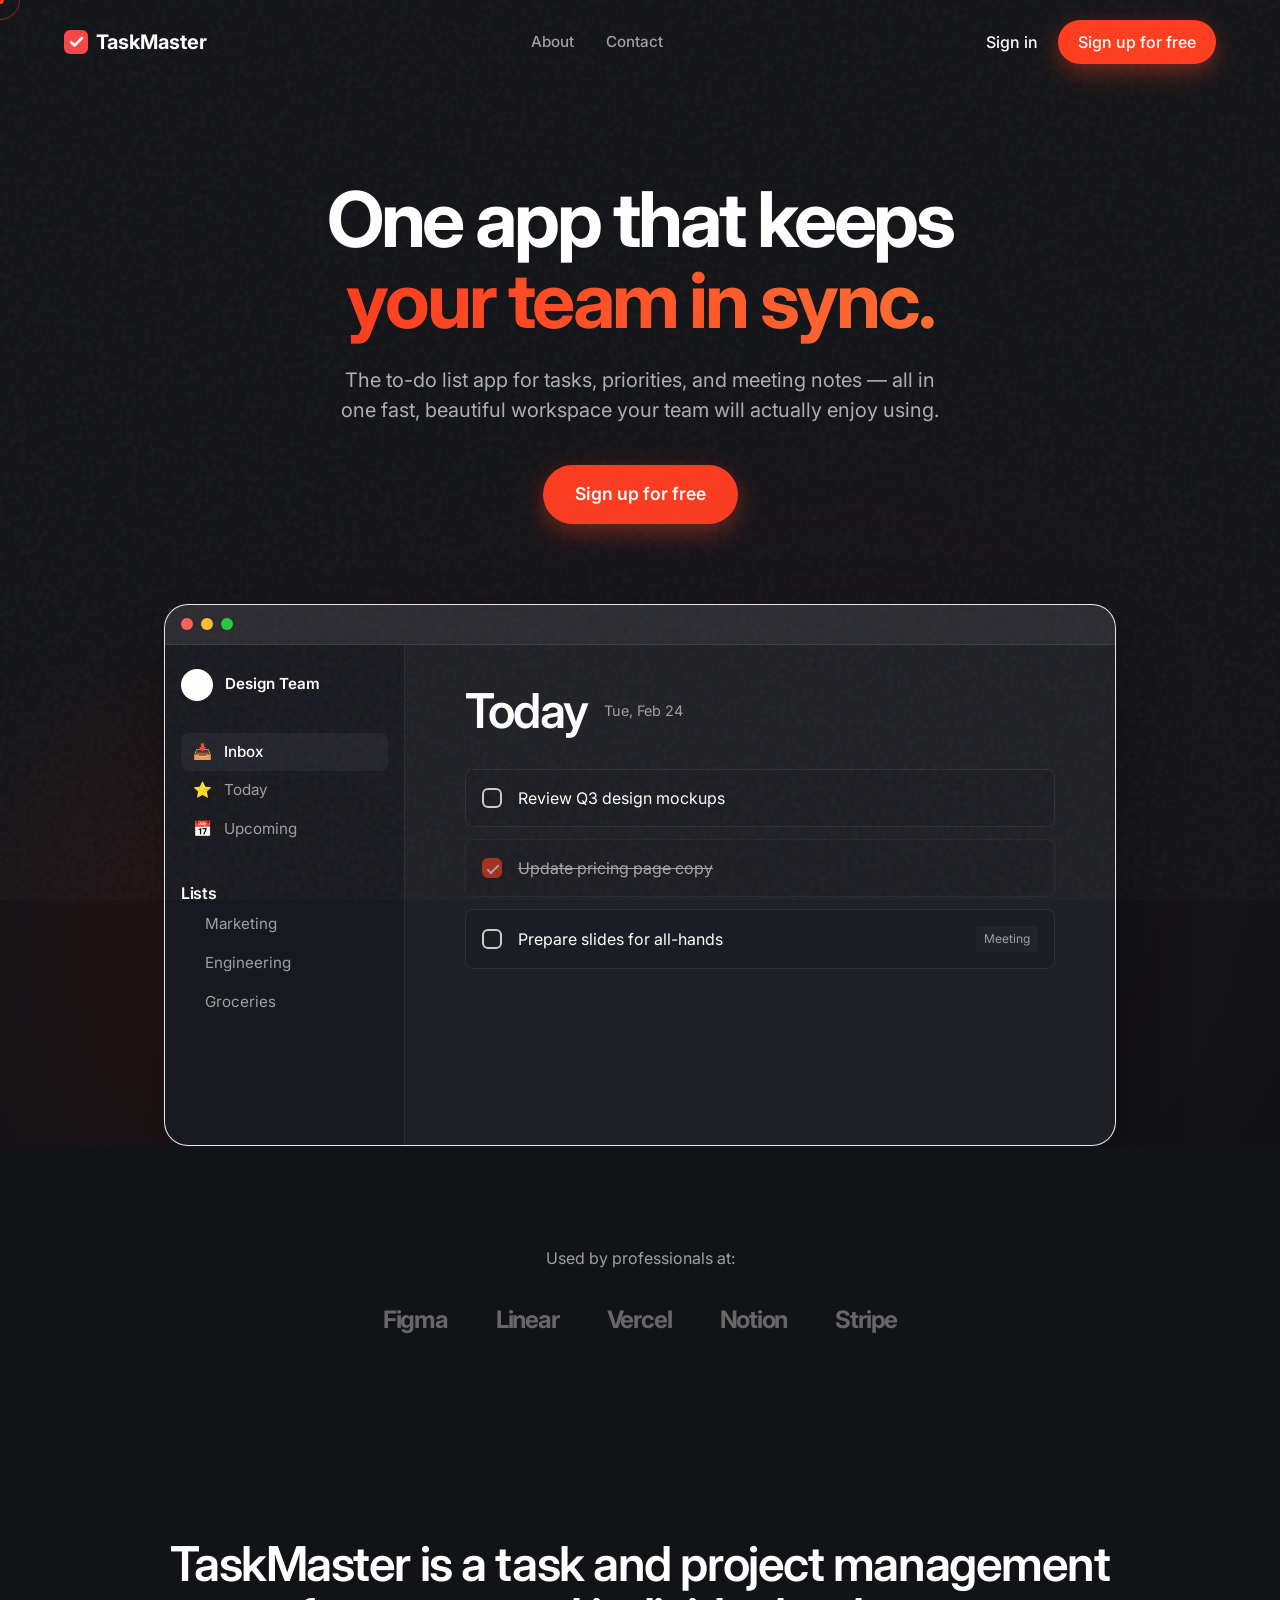
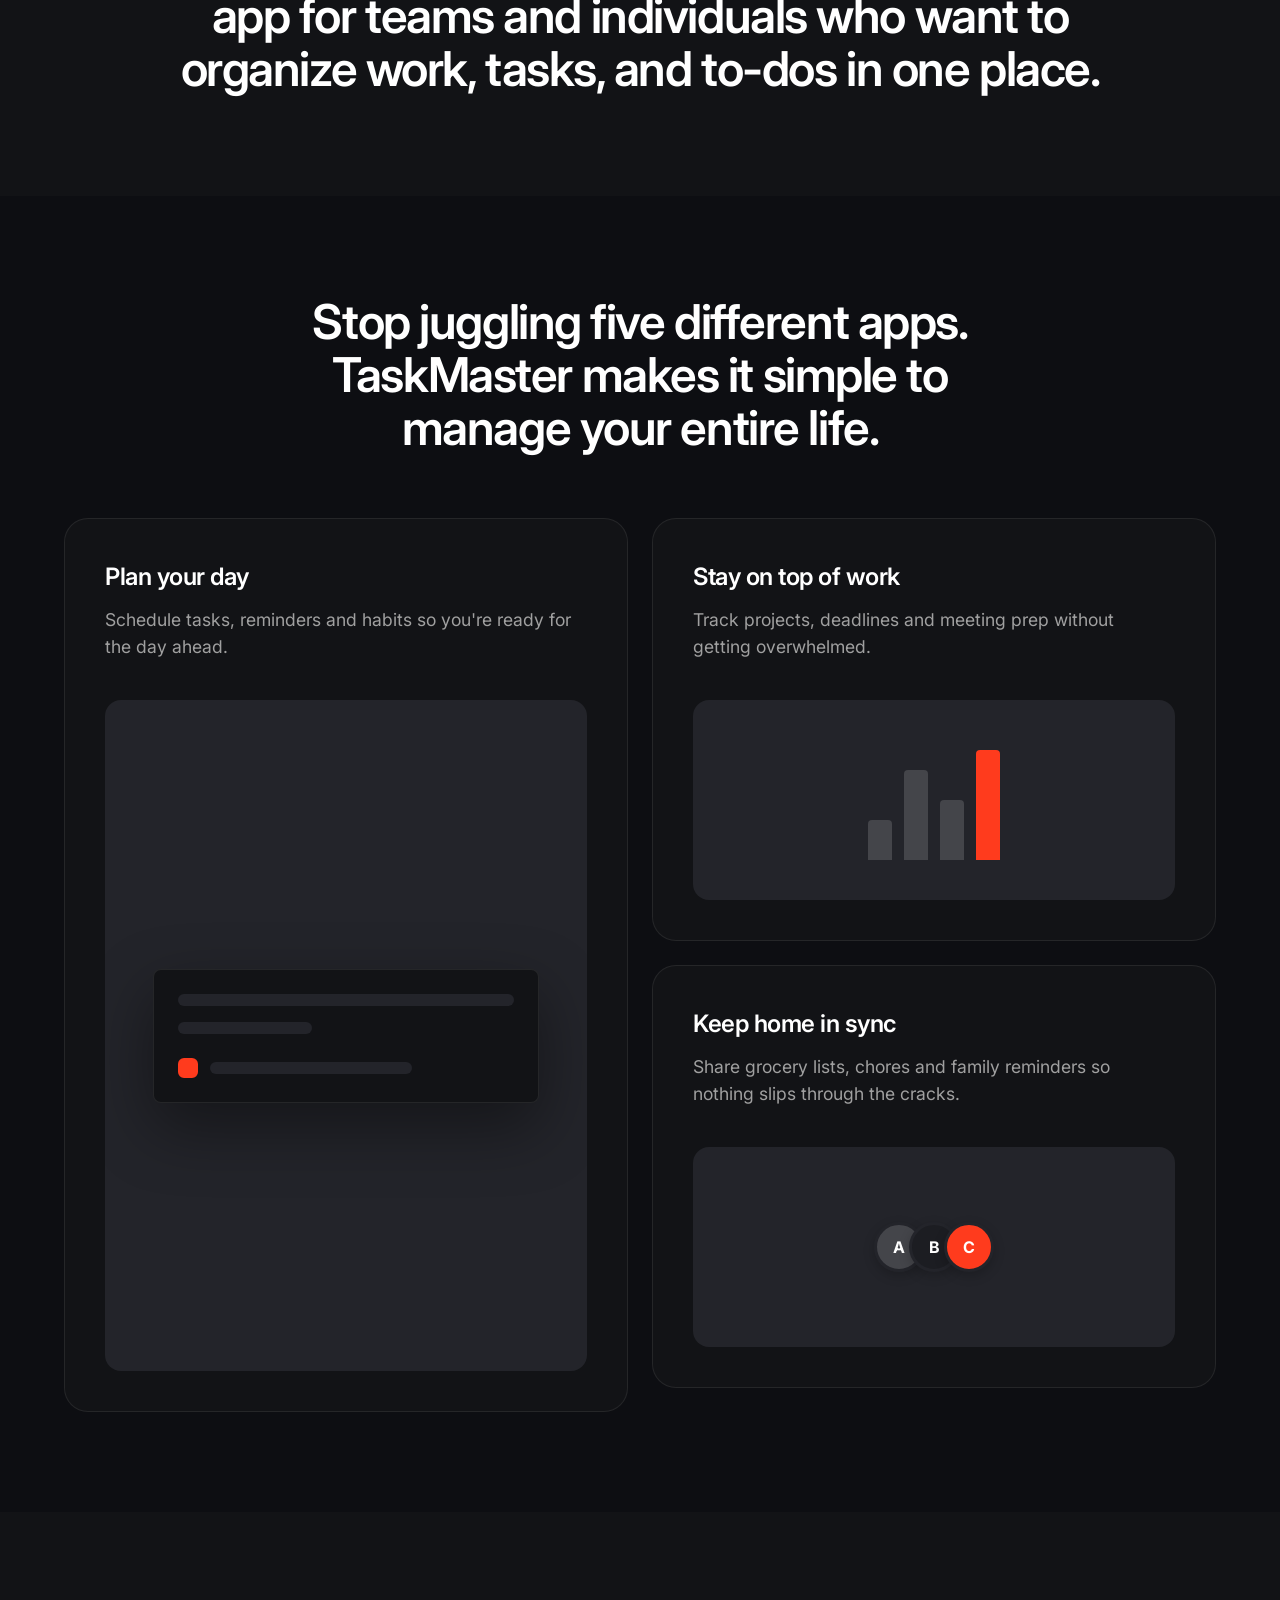
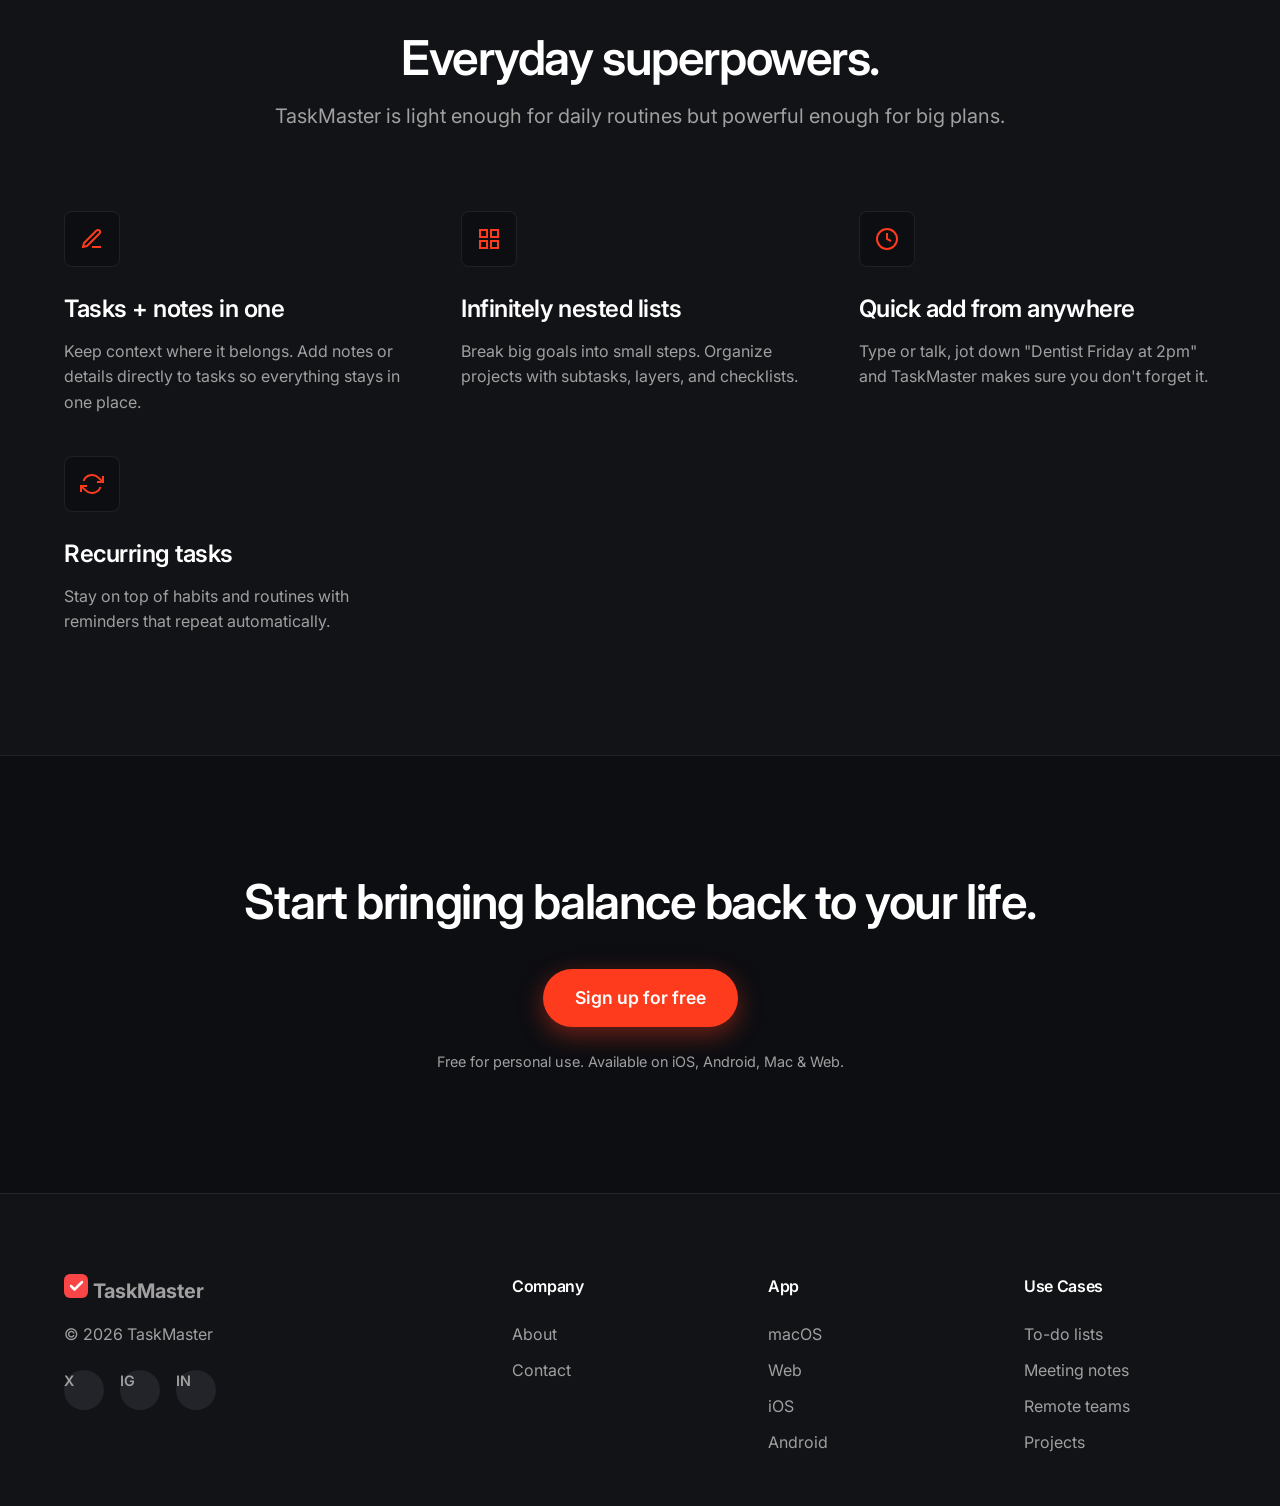
<file: index.html>
<!DOCTYPE html>
<html lang="en">

<head>
    <meta charset="UTF-8">
    <meta name="viewport" content="width=device-width, initial-scale=1.0">
    <title>TaskMaster — To-Do List App for Tasks, Notes & Teams</title>
    <meta name="description"
        content="Organize your work and life in one app. Create to-do lists, manage tasks, take meeting notes, and collaborate with your team.">
    <link href="https://fonts.googleapis.com/css2?family=Inter:wght@400;500;600;700;800&display=swap" rel="stylesheet">
    <link rel="stylesheet" href="home-style.css">
    <link rel="stylesheet" href="cursor.css">
</head>

<body>
    <div class="cursor-dot"></div>
    <div class="cursor-outline"></div>
    <div class="noise-overlay"></div>
    <nav class="navbar">
        <div class="nav-container">
            <a href="#" class="logo">
                <!-- SVG TaskMaster-like logo icon placeholder -->
                <svg width="24" height="24" viewBox="0 0 24 24" fill="none" xmlns="http://www.w3.org/2000/svg">
                    <rect width="24" height="24" rx="6" fill="#F94545" />
                    <path d="M7 12L10.5 15.5L18 8" stroke="white" stroke-width="2.5" stroke-linecap="round"
                        stroke-linejoin="round" />
                </svg>
                <span>TaskMaster</span>
            </a>
            <div class="nav-links">
                <a href="about.html">About</a>
                <a href="contact.html">Contact</a>
            </div>
            <div class="nav-auth">
                <a href="login.html" class="sign-in">Sign in</a>
                <a href="signup.html" class="btn-primary">Sign up for free</a>
            </div>
            <!-- Mobile Menu Toggle -->
            <button class="menu-toggle" aria-label="Toggle menu">
                <span></span>
                <span></span>
                <span></span>
            </button>
        </div>
    </nav>

    <main>
        <section class="hero-section">
            <div class="hero-content reveal">
                <h1 class="hero-title">One app that keeps<br><span class="gradient-text">your team in sync.</span></h1>
                <p class="hero-subtitle">The to-do list app for tasks, priorities, and meeting notes — all in one fast,
                    beautiful workspace your team will actually enjoy using.</p>
                <div class="hero-cta">
                    <a href="signup.html" class="btn-primary btn-large">Sign up for free</a>
                </div>
            </div>

            <div class="hero-app-container reveal-delay">
                <div class="hero-app-mockup glass-panel slide-up">
                    <div class="window-header">
                        <span class="dot close"></span>
                        <span class="dot minimize"></span>
                        <span class="dot expand"></span>
                    </div>
                    <div class="app-ui">
                        <div class="sidebar">
                            <div class="sidebar-user">
                                <div class="avatar">Alex</div>
                                <span class="workspace-name">Design Team</span>
                            </div>
                            <div class="sidebar-nav">
                                <div class="sidebar-item active"><span class="icon">📥</span> Inbox</div>
                                <div class="sidebar-item"><span class="icon">⭐</span> Today</div>
                                <div class="sidebar-item"><span class="icon">📅</span> Upcoming</div>
                            </div>
                            <div class="sidebar-lists">
                                <h4>Lists</h4>
                                <div class="sidebar-item"><span class="icon list-icon"></span> Marketing</div>
                                <div class="sidebar-item"><span class="icon list-icon"></span> Engineering</div>
                                <div class="sidebar-item"><span class="icon list-icon"></span> Groceries</div>
                            </div>
                        </div>
                        <div class="app-main">
                            <div class="app-header">
                                <h2>Today</h2>
                                <span class="date-badge">Tue, Feb 24</span>
                            </div>
                            <ul class="task-list">
                                <li class="task-item">
                                    <label class="custom-checkbox">
                                        <input type="checkbox">
                                        <span class="checkmark"></span>
                                    </label>
                                    <span class="task-text">Review Q3 design mockups</span>
                                </li>
                                <li class="task-item done">
                                    <label class="custom-checkbox">
                                        <input type="checkbox" checked>
                                        <span class="checkmark"></span>
                                    </label>
                                    <span class="task-text">Update pricing page copy</span>
                                </li>
                                <li class="task-item">
                                    <label class="custom-checkbox">
                                        <input type="checkbox">
                                        <span class="checkmark"></span>
                                    </label>
                                    <span class="task-text">Prepare slides for all-hands</span>
                                    <span class="task-tag">Meeting</span>
                                </li>
                            </ul>
                        </div>
                    </div>
                </div>
                <!-- Decorative elements behind mockup -->
                <div class="glow-blob blob-1"></div>
                <div class="glow-blob blob-2"></div>
            </div>
        </section>

        <section class="logos-section scroll-reveal">
            <p>Used by professionals at:</p>
            <div class="logo-cloud">
                <span class="company-logo">Figma</span>
                <span class="company-logo">Linear</span>
                <span class="company-logo">Vercel</span>
                <span class="company-logo">Notion</span>
                <span class="company-logo">Stripe</span>
            </div>
        </section>

        <section class="large-typography-section scroll-reveal">
            <h2>TaskMaster is a task and project management app for teams and individuals who want to organize work,
                tasks, and to-dos in one place.</h2>
        </section>

        <section class="bento-section">
            <div class="bento-header scroll-reveal">
                <h2>Stop juggling five different apps.<br>TaskMaster makes it simple to manage your entire life.</h2>
            </div>
            <div class="bento-grid container">
                <div class="bento-card card-tall scroll-reveal" style="--delay: 0.1s">
                    <div class="bento-content">
                        <h3>Plan your day</h3>
                        <p>Schedule tasks, reminders and habits so you're ready for the day ahead.</p>
                    </div>
                    <div class="bento-graphic graphic-1">
                        <div class="mockup-mini">
                            <div class="mockup-line w-long"></div>
                            <div class="mockup-line w-short"></div>
                            <div class="mockup-checklist">
                                <div class="mockup-check selected"></div>
                                <div class="mockup-line w-mid"></div>
                            </div>
                        </div>
                    </div>
                </div>
                <!-- Right side column -->
                <div class="bento-col">
                    <div class="bento-card scroll-reveal" style="--delay: 0.2s">
                        <div class="bento-content">
                            <h3>Stay on top of work</h3>
                            <p>Track projects, deadlines and meeting prep without getting overwhelmed.</p>
                        </div>
                        <div class="bento-graphic graphic-2">
                            <div class="graph-bars">
                                <div class="bar h-1"></div>
                                <div class="bar h-3"></div>
                                <div class="bar h-2"></div>
                                <div class="bar h-4"></div>
                            </div>
                        </div>
                    </div>
                    <div class="bento-card scroll-reveal" style="--delay: 0.3s">
                        <div class="bento-content">
                            <h3>Keep home in sync</h3>
                            <p>Share grocery lists, chores and family reminders so nothing slips through the cracks.</p>
                        </div>
                        <div class="bento-graphic graphic-3">
                            <div class="avatar-group">
                                <div class="av">A</div>
                                <div class="av">B</div>
                                <div class="av">C</div>
                            </div>
                        </div>
                    </div>
                </div>
            </div>
        </section>

        <section class="superpowers-section container">
            <div class="superpowers-header scroll-reveal">
                <h2>Everyday superpowers.</h2>
                <p>TaskMaster is light enough for daily routines but powerful enough for big plans.</p>
            </div>

            <div class="superpowers-grid">
                <div class="power-card scroll-reveal" style="--delay: 0.1s">
                    <div class="icon-wrapper">
                        <svg width="24" height="24" viewBox="0 0 24 24" fill="none" stroke="currentColor"
                            stroke-width="2">
                            <path d="M12 20h9" />
                            <path d="M16.5 3.5a2.121 2.121 0 0 1 3 3L7 19l-4 1 1-4L16.5 3.5z" />
                        </svg>
                    </div>
                    <h3>Tasks + notes in one</h3>
                    <p>Keep context where it belongs. Add notes or details directly to tasks so everything stays in one
                        place.</p>
                </div>
                <div class="power-card scroll-reveal" style="--delay: 0.2s">
                    <div class="icon-wrapper">
                        <svg width="24" height="24" viewBox="0 0 24 24" fill="none" stroke="currentColor"
                            stroke-width="2">
                            <rect x="3" y="3" width="7" height="7"></rect>
                            <rect x="14" y="3" width="7" height="7"></rect>
                            <rect x="14" y="14" width="7" height="7"></rect>
                            <rect x="3" y="14" width="7" height="7"></rect>
                        </svg>
                    </div>
                    <h3>Infinitely nested lists</h3>
                    <p>Break big goals into small steps. Organize projects with subtasks, layers, and checklists.</p>
                </div>
                <div class="power-card scroll-reveal" style="--delay: 0.3s">
                    <div class="icon-wrapper">
                        <svg width="24" height="24" viewBox="0 0 24 24" fill="none" stroke="currentColor"
                            stroke-width="2">
                            <circle cx="12" cy="12" r="10"></circle>
                            <polyline points="12 6 12 12 16 14"></polyline>
                        </svg>
                    </div>
                    <h3>Quick add from anywhere</h3>
                    <p>Type or talk, jot down "Dentist Friday at 2pm" and TaskMaster makes sure you don't forget it.</p>
                </div>
                <div class="power-card scroll-reveal" style="--delay: 0.4s">
                    <div class="icon-wrapper">
                        <svg width="24" height="24" viewBox="0 0 24 24" fill="none" stroke="currentColor"
                            stroke-width="2">
                            <polyline points="23 4 23 10 17 10"></polyline>
                            <polyline points="1 20 1 14 7 14"></polyline>
                            <path d="M3.51 9a9 9 0 0 1 14.85-3.36L23 10M1 14l4.64 4.36A9 9 0 0 0 20.49 15"></path>
                        </svg>
                    </div>
                    <h3>Recurring tasks</h3>
                    <p>Stay on top of habits and routines with reminders that repeat automatically.</p>
                </div>
            </div>
        </section>

        <section class="cta-bottom scroll-reveal">
            <h2>Start bringing balance back to your life.</h2>
            <a href="signup.html" class="btn-primary btn-large cta-bounce">Sign up for free</a>
            <p class="cta-sub">Free for personal use. Available on iOS, Android, Mac & Web.</p>
        </section>
    </main>

    <footer class="footer">
        <div class="footer-grid container">
            <div class="footer-col brand-col">
                <a href="#" class="logo">
                    <svg width="24" height="24" viewBox="0 0 24 24" fill="none" xmlns="http://www.w3.org/2000/svg">
                        <rect width="24" height="24" rx="6" fill="#F94545" />
                        <path d="M7 12L10.5 15.5L18 8" stroke="white" stroke-width="2.5" stroke-linecap="round"
                            stroke-linejoin="round" />
                    </svg>
                    <span>TaskMaster</span>
                </a>
                <p>&copy; 2026 TaskMaster</p>
                <div class="social-links">
                    <a href="#">X</a>
                    <a href="#">IG</a>
                    <a href="#">IN</a>
                </div>
            </div>
            <div class="footer-col">
                <h4>Company</h4>
                <a href="about.html">About</a>
                <a href="contact.html">Contact</a>
            </div>
            <div class="footer-col">
                <h4>App</h4>
                <a href="#">macOS</a>
                <a href="#">Web</a>
                <a href="#">iOS</a>
                <a href="#">Android</a>
            </div>
            <div class="footer-col">
                <h4>Use Cases</h4>
                <a href="#">To-do lists</a>
                <a href="#">Meeting notes</a>
                <a href="#">Remote teams</a>
                <a href="#">Projects</a>
            </div>
        </div>
    </footer>

    <script src="script.js"></script>
    <script src="cursor.js"></script>
</body>

</html>
</file>
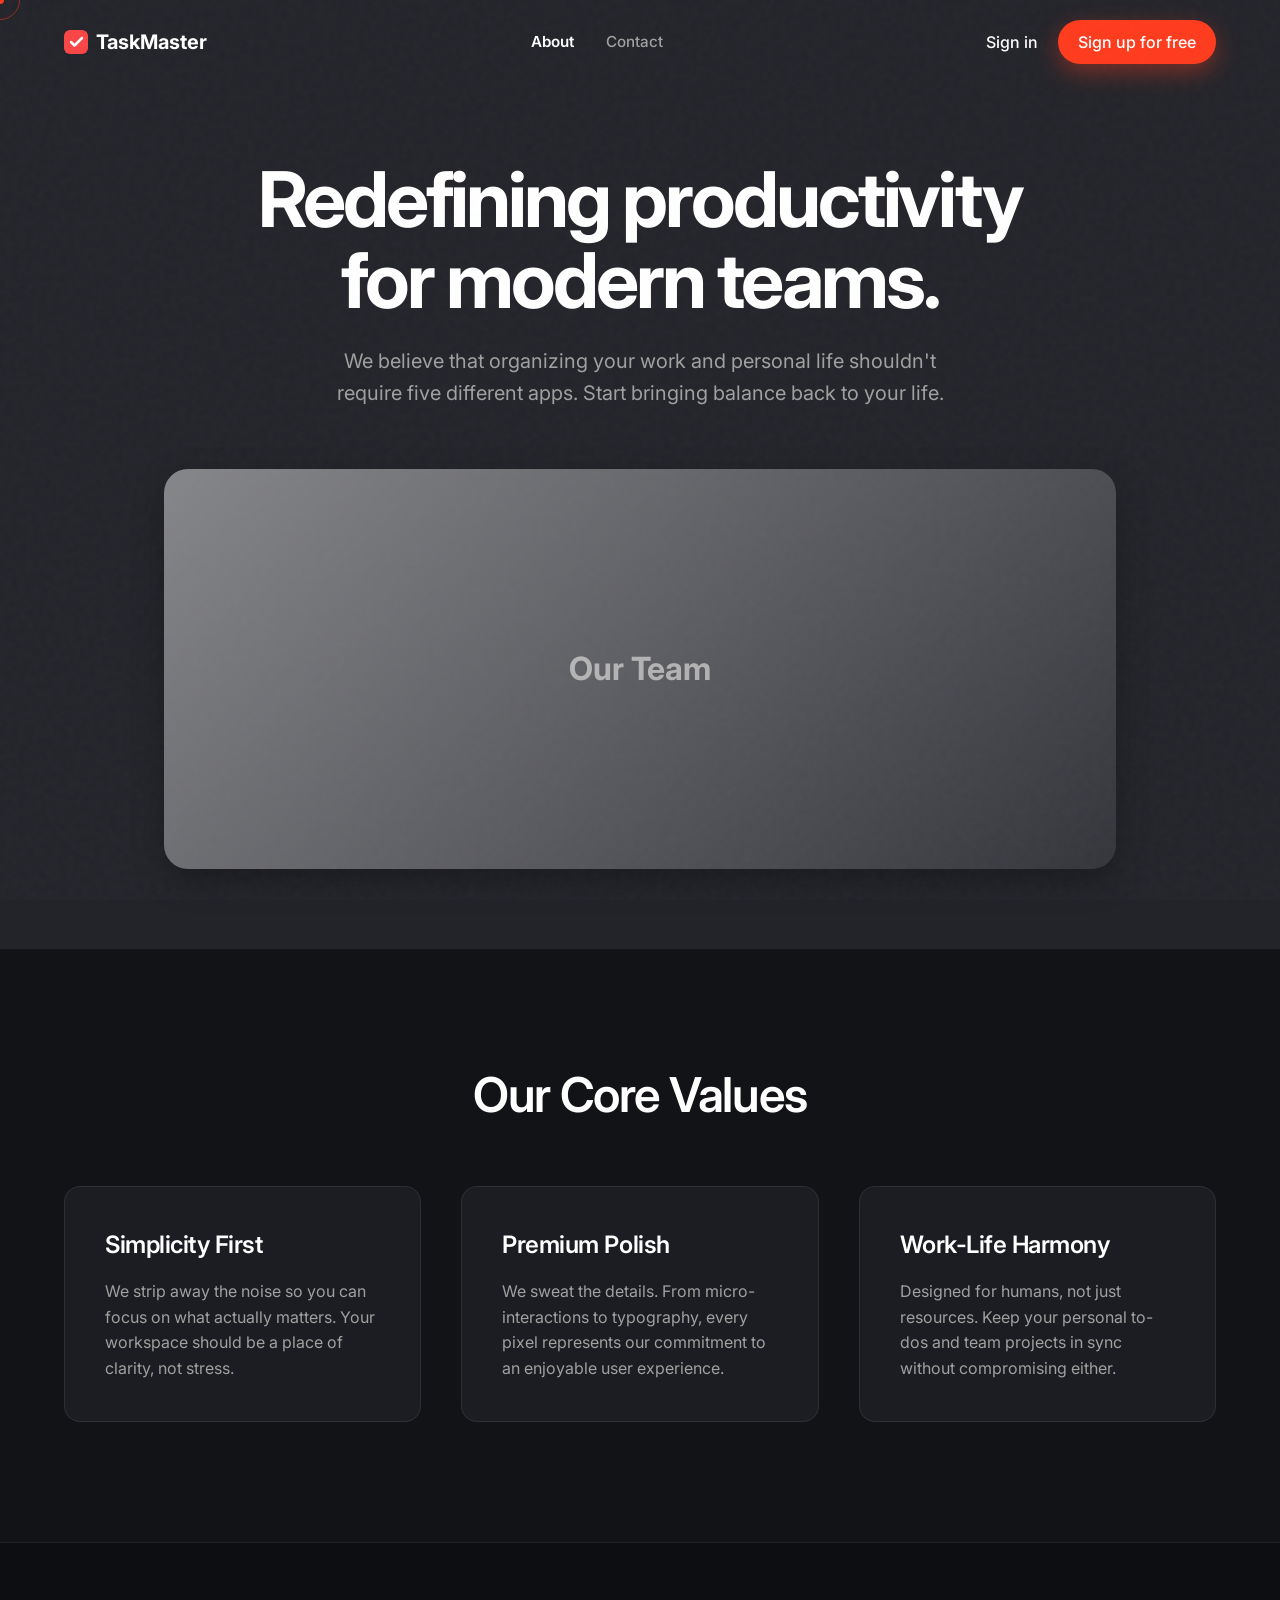
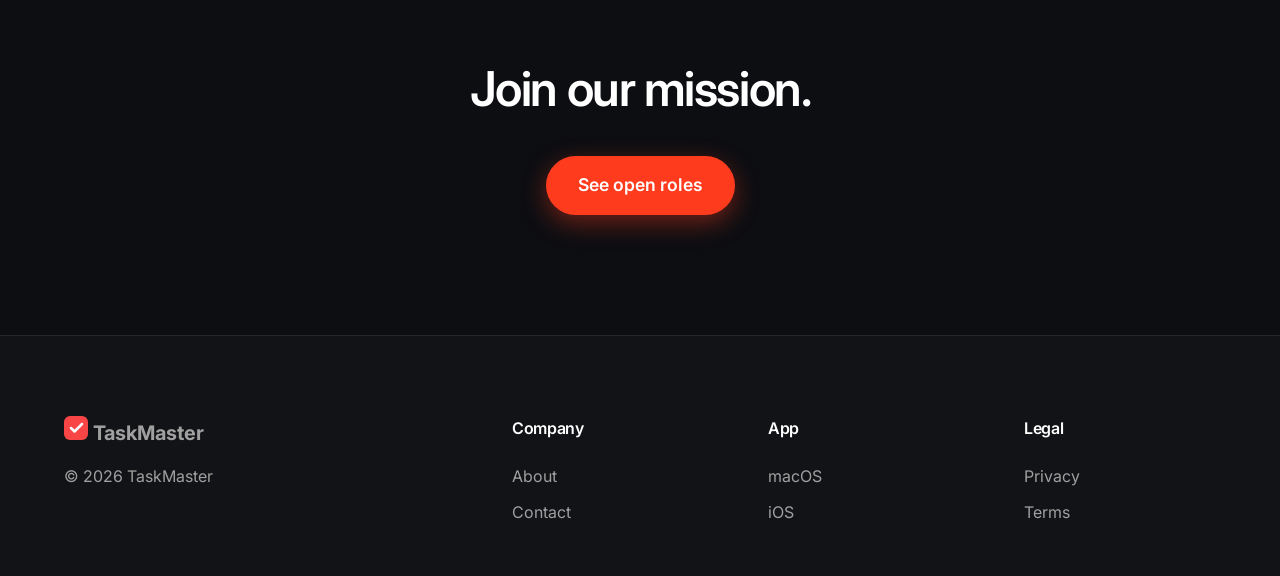
<file: About.html>
<!DOCTYPE html>
<html lang="en">

<head>
    <meta charset="UTF-8">
    <meta name="viewport" content="width=device-width, initial-scale=1.0">
    <title>About TaskMaster</title>
    <link href="https://fonts.googleapis.com/css2?family=Inter:wght@400;500;600;700;800&display=swap" rel="stylesheet">
    <link rel="stylesheet" href="home-style.css">
    <link rel="stylesheet" href="about-style.css">
    <link rel="stylesheet" href="cursor.css">
</head>

<body>
    <div class="cursor-dot"></div>
    <div class="cursor-outline"></div>
    <div class="noise-overlay"
        style="position: fixed; top: 0; left: 0; width: 100vw; height: 100vh; pointer-events: none; z-index: 9999; opacity: 0.03; background-image: url('data:image/svg+xml,%3Csvg viewBox=\'0 0 200 200\' xmlns=\'http://www.w3.org/2000/svg\'%3E%3Cfilter id=\'noiseFilter\'%3E%3CfeTurbulence type=\'fractalNoise\' baseFrequency=\'0.65\' numOctaves=\'3\' stitchTiles=\'stitch\'/%3E%3C/filter%3E%3Crect width=\'100%25\' height=\'100%25\' filter=\'url(%23noiseFilter)\'/%3E%3C/svg%3E');">
    </div>
    <nav class="navbar">
        <div class="nav-container">
            <a href="index.html" class="logo">
                <svg width="24" height="24" viewBox="0 0 24 24" fill="none" xmlns="http://www.w3.org/2000/svg">
                    <rect width="24" height="24" rx="6" fill="#F94545" />
                    <path d="M7 12L10.5 15.5L18 8" stroke="white" stroke-width="2.5" stroke-linecap="round"
                        stroke-linejoin="round" />
                </svg>
                <span>TaskMaster</span>
            </a>
            <div class="nav-links">
                <a href="about.html" style="color:var(--text-primary); font-weight:600;">About</a>
                <a href="contact.html">Contact</a>
            </div>
            <div class="nav-auth">
                <a href="login.html" class="sign-in">Sign in</a>
                <a href="signup.html" class="btn-primary">Sign up for free</a>
            </div>
            <button class="menu-toggle" aria-label="Toggle menu">
                <span></span><span></span>
            </button>
        </div>
    </nav>

    <main>
        <section class="about-hero">
            <div class="container reveal">
                <h1>Redefining productivity for modern teams.</h1>
                <p class="about-lead">We believe that organizing your work and personal life shouldn't require five
                    different apps. Start bringing balance back to your life.</p>
            </div>
            <div class="team-image scroll-reveal">
                <div class="img-placeholder">
                    <span>Our Team</span>
                </div>
            </div>
        </section>

        <section class="values-section container scroll-reveal">
            <h2>Our Core Values</h2>
            <div class="values-grid">
                <div class="value-card">
                    <h3>Simplicity First</h3>
                    <p>We strip away the noise so you can focus on what actually matters. Your workspace should be a
                        place of clarity, not stress.</p>
                </div>
                <div class="value-card">
                    <h3>Premium Polish</h3>
                    <p>We sweat the details. From micro-interactions to typography, every pixel represents our
                        commitment to an enjoyable user experience.</p>
                </div>
                <div class="value-card">
                    <h3>Work-Life Harmony</h3>
                    <p>Designed for humans, not just resources. Keep your personal to-dos and team projects in sync
                        without compromising either.</p>
                </div>
            </div>
        </section>

        <section class="cta-bottom scroll-reveal">
            <h2>Join our mission.</h2>
            <a href="signup.html" class="btn-primary btn-large cta-bounce">See open roles</a>
        </section>
    </main>

    <footer class="footer">
        <div class="footer-grid container">
            <div class="footer-col brand-col">
                <a href="index.html" class="logo">
                    <svg width="24" height="24" viewBox="0 0 24 24" fill="none" xmlns="http://www.w3.org/2000/svg">
                        <rect width="24" height="24" rx="6" fill="#F94545" />
                        <path d="M7 12L10.5 15.5L18 8" stroke="white" stroke-width="2.5" stroke-linecap="round"
                            stroke-linejoin="round" />
                    </svg>
                    <span>TaskMaster</span>
                </a>
                <p>&copy; 2026 TaskMaster</p>
            </div>
            <div class="footer-col">
                <h4>Company</h4>
                <a href="about.html">About</a>
                <a href="contact.html">Contact</a>
            </div>
            <div class="footer-col">
                <h4>App</h4>
                <a href="#">macOS</a>
                <a href="#">iOS</a>
            </div>
            <div class="footer-col">
                <h4>Legal</h4>
                <a href="#">Privacy</a>
                <a href="#">Terms</a>
            </div>
        </div>
    </footer>
    <script src="script.js"></script>
    <script src="cursor.js"></script>
</body>

</html>
</file>
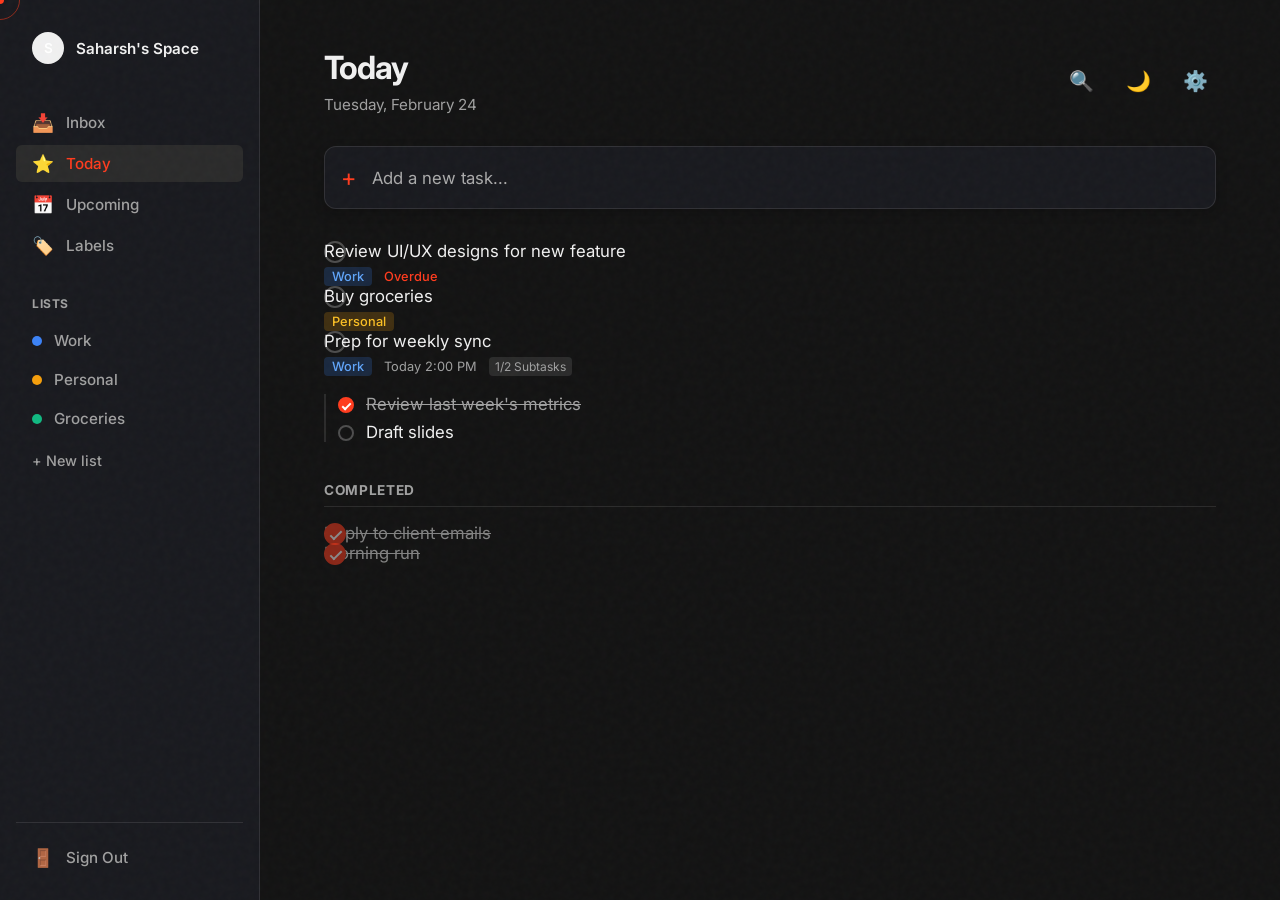
<file: app-home.html>
<!DOCTYPE html>
<html lang="en">

<head>
    <meta charset="UTF-8">
    <meta name="viewport" content="width=device-width, initial-scale=1.0">
    <title>Today - TaskMaster</title>
    <link href="https://fonts.googleapis.com/css2?family=Inter:wght@400;500;600;700;800&display=swap" rel="stylesheet">
    <link rel="stylesheet" href="app-style.css">
    <link rel="stylesheet" href="cursor.css">
</head>

<body>
    <div class="cursor-dot"></div>
    <div class="cursor-outline"></div>
    <div class="noise-overlay"
        style="position: fixed; top: 0; left: 0; width: 100vw; height: 100vh; pointer-events: none; z-index: 9999; opacity: 0.03; background-image: url('data:image/svg+xml,%3Csvg viewBox=\'0 0 200 200\' xmlns=\'http://www.w3.org/2000/svg\'%3E%3Cfilter id=\'noiseFilter\'%3E%3CfeTurbulence type=\'fractalNoise\' baseFrequency=\'0.65\' numOctaves=\'3\' stitchTiles=\'stitch\'/%3E%3C/filter%3E%3Crect width=\'100%25\' height=\'100%25\' filter=\'url(%23noiseFilter)\'/%3E%3C/svg%3E');">
    </div>
    <div class="app-layout">
        <!-- Sidebar -->
        <aside class="app-sidebar">
            <div class="sidebar-header">
                <div class="user-profile">
                    <div class="user-avatar">S</div>
                    <span class="workspace-title">Saharsh's Space</span>
                </div>
            </div>

            <nav class="sidebar-nav">
                <ul class="nav-list">
                    <li><a href="#" class="nav-item"><span class="icon">📥</span> Inbox</a></li>
                    <li><a href="#" class="nav-item active"><span class="icon">⭐</span> Today</a></li>
                    <li><a href="#" class="nav-item"><span class="icon">📅</span> Upcoming</a></li>
                    <li><a href="#" class="nav-item"><span class="icon">🏷️</span> Labels</a></li>
                </ul>
            </nav>

            <div class="sidebar-section">
                <h4 class="section-title">Lists</h4>
                <ul class="nav-list">
                    <li><a href="#" class="nav-item"><span class="list-icon icon-blue"></span> Work</a></li>
                    <li><a href="#" class="nav-item"><span class="list-icon icon-yellow"></span> Personal</a></li>
                    <li><a href="#" class="nav-item"><span class="list-icon icon-green"></span> Groceries</a></li>
                </ul>
                <button class="add-list-btn">+ New list</button>
            </div>

            <div class="sidebar-footer">
                <a href="index.html" class="nav-item"><span class="icon">🚪</span> Sign Out</a>
            </div>
        </aside>

        <!-- Main Content -->
        <main class="app-main-content">
            <header class="content-header">
                <div>
                    <h1 class="page-title">Today</h1>
                    <p class="page-date">Tuesday, February 24</p>
                </div>
                <div class="header-actions">
                    <button class="icon-btn search-btn" title="Search">🔍</button>
                    <button class="icon-btn theme-toggle" title="Toggle Dark Mode">🌙</button>
                    <button class="icon-btn">⚙️</button>
                </div>
            </header>

            <div class="task-input-container">
                <div class="input-wrapper">
                    <span class="plus-icon">+</span>
                    <input type="text" placeholder="Add a new task..." class="task-input" id="newTaskInput">
                </div>
            </div>

            <div class="task-list-container">
                <!-- Group: Overdue/High Priority -->
                <div class="task-group">
                    <ul class="app-task-list" id="activeTasks">
                        <li class="app-task-item">
                            <label class="app-checkbox">
                                <input type="checkbox">
                                <span class="app-checkmark"></span>
                            </label>
                            <div class="task-details">
                                <span class="task-title">Review UI/UX designs for new feature</span>
                                <div class="task-meta">
                                    <span class="tag tag-work">Work</span>
                                    <span class="due-date text-red">Overdue</span>
                                </div>
                            </div>
                        </li>
                        <li class="app-task-item">
                            <label class="app-checkbox">
                                <input type="checkbox">
                                <span class="app-checkmark"></span>
                            </label>
                            <div class="task-details">
                                <span class="task-title">Buy groceries</span>
                                <div class="task-meta">
                                    <span class="tag tag-personal">Personal</span>
                                </div>
                            </div>
                        </li>
                        <li class="app-task-item has-subtasks">
                            <label class="app-checkbox">
                                <input type="checkbox">
                                <span class="app-checkmark"></span>
                            </label>
                            <div class="task-details">
                                <span class="task-title">Prep for weekly sync</span>
                                <div class="task-meta">
                                    <span class="tag tag-work">Work</span>
                                    <span class="due-date">Today 2:00 PM</span>
                                    <span class="subtask-indicator">1/2 Subtasks</span>
                                </div>
                                <ul class="subtask-list">
                                    <li class="subtask-item done">
                                        <label class="app-checkbox small">
                                            <input type="checkbox" checked>
                                            <span class="app-checkmark"></span>
                                        </label>
                                        <span class="task-title">Review last week's metrics</span>
                                    </li>
                                    <li class="subtask-item">
                                        <label class="app-checkbox small">
                                            <input type="checkbox">
                                            <span class="app-checkmark"></span>
                                        </label>
                                        <span class="task-title">Draft slides</span>
                                    </li>
                                </ul>
                            </div>
                        </li>
                    </ul>
                </div>

                <div class="task-group">
                    <h4 class="group-title">Completed</h4>
                    <ul class="app-task-list completed-tasks" id="completedTasks">
                        <li class="app-task-item done">
                            <label class="app-checkbox">
                                <input type="checkbox" checked>
                                <span class="app-checkmark"></span>
                            </label>
                            <div class="task-details">
                                <span class="task-title">Reply to client emails</span>
                            </div>
                        </li>
                        <li class="app-task-item done">
                            <label class="app-checkbox">
                                <input type="checkbox" checked>
                                <span class="app-checkmark"></span>
                            </label>
                            <div class="task-details">
                                <span class="task-title">Morning run</span>
                            </div>
                        </li>
                    </ul>
                </div>
            </div>

            <!-- Confetti Canvas overlay -->
            <canvas id="confetti-canvas"
                style="position: absolute; top:0; left:0; width:100%; height:100%; pointer-events: none; z-index: 100;"></canvas>
        </main>
    </div>

    <script src="app-script.js"></script>
    <script src="cursor.js"></script>
</body>

</html>
</file>
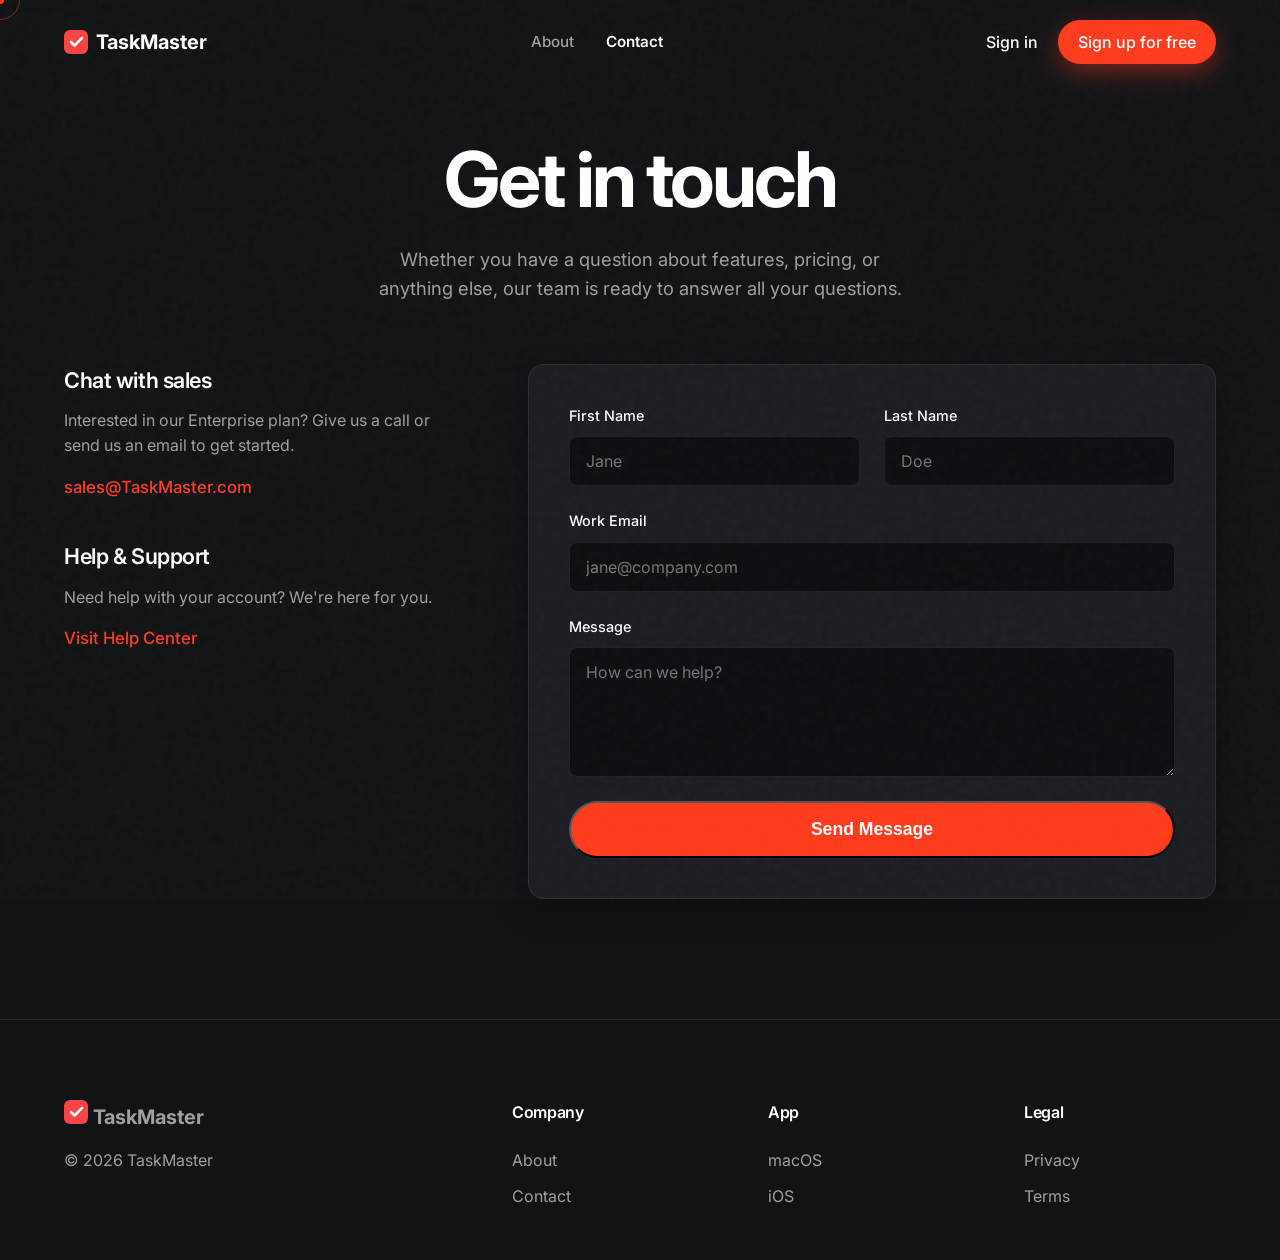
<file: Contact.html>
<!DOCTYPE html>
<html lang="en">

<head>
    <meta charset="UTF-8">
    <meta name="viewport" content="width=device-width, initial-scale=1.0">
    <title>Contact TaskMaster</title>
    <link href="https://fonts.googleapis.com/css2?family=Inter:wght@400;500;600;700;800&display=swap" rel="stylesheet">
    <link rel="stylesheet" href="home-style.css">
    <link rel="stylesheet" href="contact-style.css">
    <link rel="stylesheet" href="cursor.css">
</head>

<body>
    <div class="cursor-dot"></div>
    <div class="cursor-outline"></div>
    <div class="noise-overlay"
        style="position: fixed; top: 0; left: 0; width: 100vw; height: 100vh; pointer-events: none; z-index: 9999; opacity: 0.03; background-image: url('data:image/svg+xml,%3Csvg viewBox=\'0 0 200 200\' xmlns=\'http://www.w3.org/2000/svg\'%3E%3Cfilter id=\'noiseFilter\'%3E%3CfeTurbulence type=\'fractalNoise\' baseFrequency=\'0.65\' numOctaves=\'3\' stitchTiles=\'stitch\'/%3E%3C/filter%3E%3Crect width=\'100%25\' height=\'100%25\' filter=\'url(%23noiseFilter)\'/%3E%3C/svg%3E');">
    </div>
    <nav class="navbar">
        <div class="nav-container">
            <a href="index.html" class="logo">
                <svg width="24" height="24" viewBox="0 0 24 24" fill="none" xmlns="http://www.w3.org/2000/svg">
                    <rect width="24" height="24" rx="6" fill="#F94545" />
                    <path d="M7 12L10.5 15.5L18 8" stroke="white" stroke-width="2.5" stroke-linecap="round"
                        stroke-linejoin="round" />
                </svg>
                <span>TaskMaster</span>
            </a>
            <div class="nav-links">
                <a href="about.html">About</a>
                <a href="contact.html" style="color:var(--text-primary); font-weight:600;">Contact</a>
            </div>
            <div class="nav-auth">
                <a href="login.html" class="sign-in">Sign in</a>
                <a href="signup.html" class="btn-primary">Sign up for free</a>
            </div>
            <button class="menu-toggle" aria-label="Toggle menu">
                <span></span><span></span>
            </button>
        </div>
    </nav>

    <main class="contact-main">
        <section class="contact-header reveal">
            <h1>Get in touch</h1>
            <p>Whether you have a question about features, pricing, or anything else, our team is ready to answer all
                your questions.</p>
        </section>

        <section class="contact-content container">
            <div class="contact-info scroll-reveal" style="--delay: 0.1s">
                <div class="info-block">
                    <h3>Chat with sales</h3>
                    <p>Interested in our Enterprise plan? Give us a call or send us an email to get started.</p>
                    <a href="mailto:sales@TaskMaster.com">sales@TaskMaster.com</a>
                </div>
                <div class="info-block">
                    <h3>Help & Support</h3>
                    <p>Need help with your account? We're here for you.</p>
                    <a href="#">Visit Help Center</a>
                </div>
            </div>

            <div class="contact-form-wrapper scroll-reveal" style="--delay: 0.2s">
                <form class="contact-form" action="#" method="POST">
                    <div class="form-row">
                        <div class="input-group">
                            <label for="fname">First Name</label>
                            <input type="text" id="fname" placeholder="Jane" required>
                        </div>
                        <div class="input-group">
                            <label for="lname">Last Name</label>
                            <input type="text" id="lname" placeholder="Doe" required>
                        </div>
                    </div>

                    <div class="input-group">
                        <label for="email">Work Email</label>
                        <input type="email" id="email" placeholder="jane@company.com" required>
                    </div>

                    <div class="input-group">
                        <label for="message">Message</label>
                        <textarea id="message" rows="5" placeholder="How can we help?" required></textarea>
                    </div>

                    <button type="submit" class="btn-primary btn-large" style="width: 100%;">Send Message</button>
                </form>
            </div>
        </section>
    </main>

    <footer class="footer">
        <div class="footer-grid container">
            <div class="footer-col brand-col">
                <a href="index.html" class="logo">
                    <svg width="24" height="24" viewBox="0 0 24 24" fill="none" xmlns="http://www.w3.org/2000/svg">
                        <rect width="24" height="24" rx="6" fill="#F94545" />
                        <path d="M7 12L10.5 15.5L18 8" stroke="white" stroke-width="2.5" stroke-linecap="round"
                            stroke-linejoin="round" />
                    </svg>
                    <span>TaskMaster</span>
                </a>
                <p>&copy; 2026 TaskMaster</p>
            </div>
            <div class="footer-col">
                <h4>Company</h4>
                <a href="about.html">About</a>
                <a href="contact.html">Contact</a>
            </div>
            <div class="footer-col">
                <h4>App</h4>
                <a href="#">macOS</a>
                <a href="#">iOS</a>
            </div>
            <div class="footer-col">
                <h4>Legal</h4>
                <a href="#">Privacy</a>
                <a href="#">Terms</a>
            </div>
        </div>
    </footer>
    <script src="script.js"></script>
    <script src="cursor.js"></script>
</body>

</html>
</file>
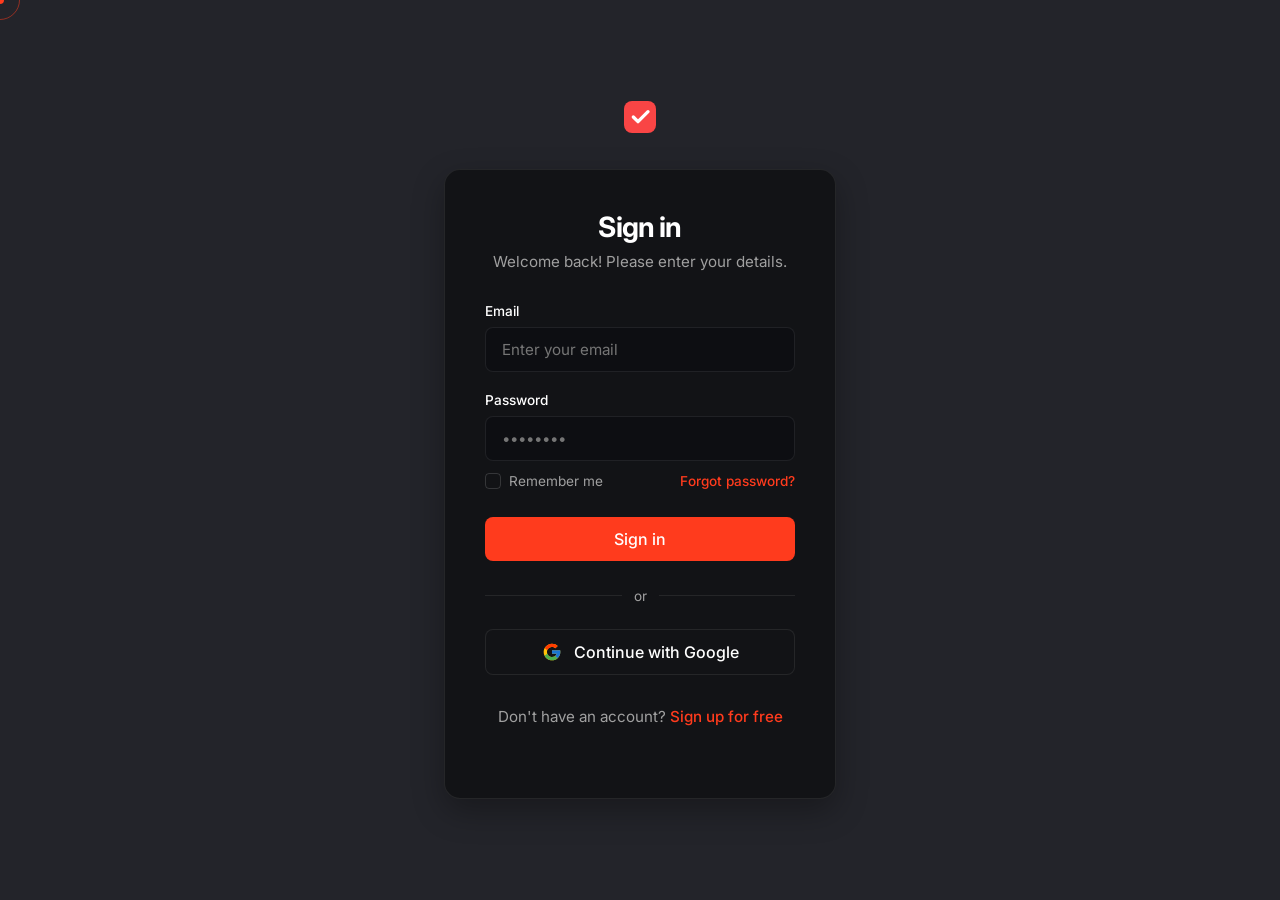
<file: login.html>
<!DOCTYPE html>
<html lang="en">

<head>
    <meta charset="UTF-8">
    <meta name="viewport" content="width=device-width, initial-scale=1.0">
    <title>Sign in to TaskMaster</title>
    <link href="https://fonts.googleapis.com/css2?family=Inter:wght@400;500;600;700;800&display=swap" rel="stylesheet">
    <link rel="stylesheet" href="auth-style.css">
    <link rel="stylesheet" href="cursor.css">
</head>

<body>
    <div class="cursor-dot"></div>
    <div class="cursor-outline"></div>
    <div class="auth-container">
        <a href="index.html" class="logo-link">
            <svg width="32" height="32" viewBox="0 0 24 24" fill="none" xmlns="http://www.w3.org/2000/svg">
                <rect width="24" height="24" rx="6" fill="#F94545" />
                <path d="M7 12L10.5 15.5L18 8" stroke="white" stroke-width="2.5" stroke-linecap="round"
                    stroke-linejoin="round" />
            </svg>
        </a>
        <div class="auth-box reveal">
            <h1>Sign in</h1>
            <p>Welcome back! Please enter your details.</p>

            <form class="auth-form" action="app-home.html" method="GET">
                <div class="input-group">
                    <label for="email">Email</label>
                    <input type="email" id="email" name="email" placeholder="Enter your email" required>
                </div>
                <div class="input-group">
                    <label for="password">Password</label>
                    <input type="password" id="password" name="password" placeholder="••••••••" required>
                </div>
                <div class="form-options">
                    <label class="custom-checkbox">
                        <input type="checkbox" name="remember">
                        <span class="checkmark"></span>
                        <span class="checkbox-label">Remember me</span>
                    </label>
                    <a href="#" class="forgot-link">Forgot password?</a>
                </div>
                <button type="submit" class="btn-primary auth-btn">Sign in</button>
            </form>

            <div class="auth-divider">
                <span>or</span>
            </div>

            <button class="btn-outline auth-btn social-btn">
                <svg width="20" height="20" viewBox="0 0 48 48" xmlns="http://www.w3.org/2000/svg">
                    <path fill="#FFC107"
                        d="M43.611 20.083H42V20H24v8h11.303c-1.649 4.657-6.08 8-11.303 8-6.627 0-12-5.373-12-12s5.373-12 12-12c3.059 0 5.842 1.154 7.961 3.039l5.657-5.657C34.046 6.053 29.268 4 24 4 12.955 4 4 12.955 4 24s8.955 20 20 20 20-8.955 20-20c0-1.341-.138-2.65-.389-3.917z" />
                    <path fill="#FF3D00"
                        d="m6.306 14.691 6.571 4.819C14.655 15.108 18.961 12 24 12c3.059 0 5.842 1.154 7.961 3.039l5.657-5.657C34.046 6.053 29.268 4 24 4 16.318 4 9.656 8.337 6.306 14.691z" />
                    <path fill="#4CAF50"
                        d="M24 44c5.166 0 9.86-1.977 13.409-5.192l-6.19-5.238A11.91 11.91 0 0 1 24 36c-5.202 0-9.619-3.317-11.283-7.946l-6.522 5.025C9.505 39.556 16.227 44 24 44z" />
                    <path fill="#1976D2"
                        d="M43.611 20.083H42V20H24v8h11.303a12.04 12.04 0 0 1-4.087 5.571l.003-.002 6.19 5.238C36.971 39.205 44 34 44 24c0-1.341-.138-2.65-.389-3.917z" />
                </svg>
                Continue with Google
            </button>

            <p class="auth-footer">
                Don't have an account? <a href="signup.html">Sign up for free</a>
            </p>
        </div>
    </div>
    <script>
        document.addEventListener('DOMContentLoaded', () => {
            document.querySelector('.reveal').style.opacity = '1';
            document.querySelector('.reveal').style.transform = 'none';
        });
    </script>
    <script src="cursor.js"></script>
</body>

</html>
</file>
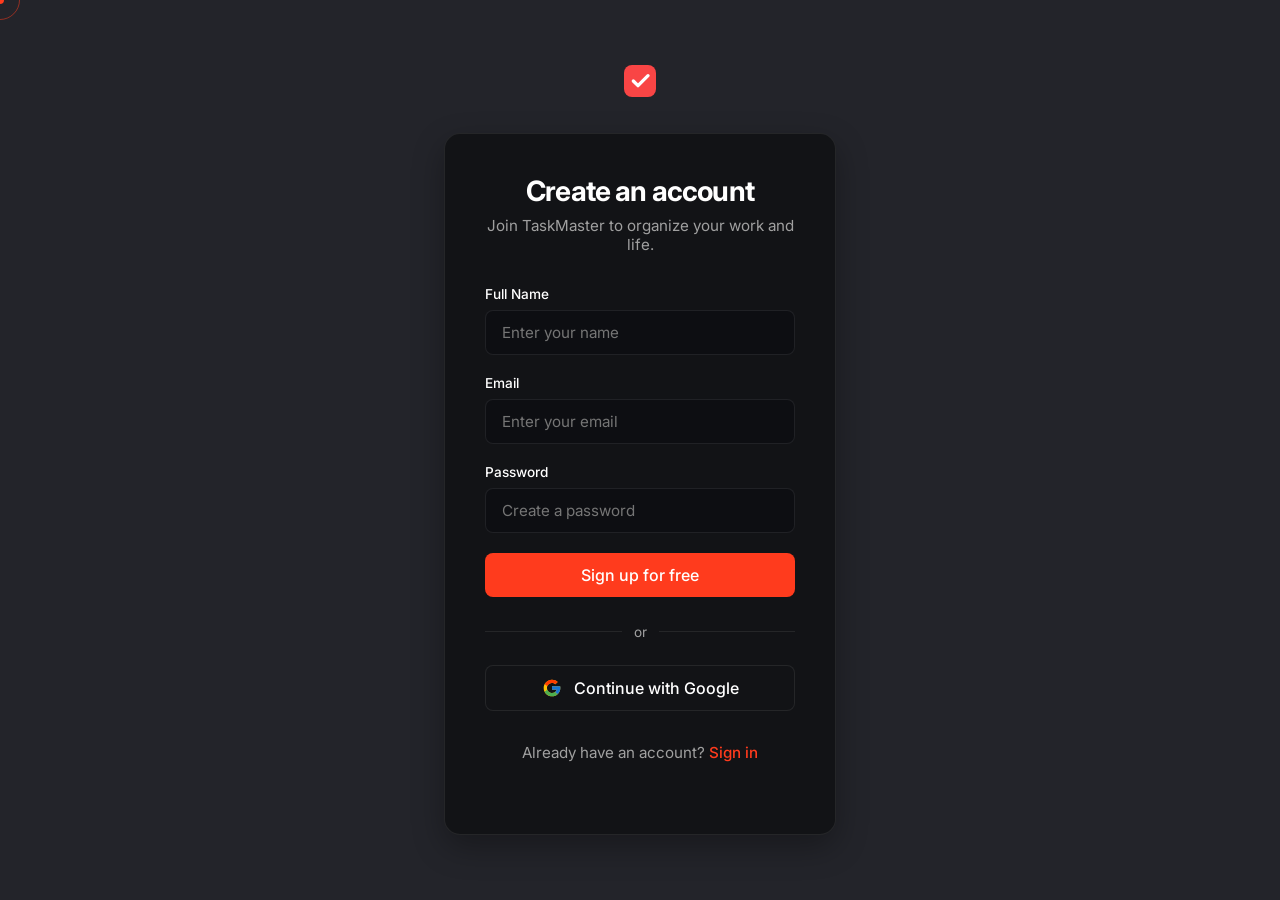
<file: signup.html>
<!DOCTYPE html>
<html lang="en">

<head>
    <meta charset="UTF-8">
    <meta name="viewport" content="width=device-width, initial-scale=1.0">
    <title>Sign up for TaskMaster</title>
    <link href="https://fonts.googleapis.com/css2?family=Inter:wght@400;500;600;700;800&display=swap" rel="stylesheet">
    <link rel="stylesheet" href="auth-style.css">
    <link rel="stylesheet" href="cursor.css">
</head>

<body>
    <div class="cursor-dot"></div>
    <div class="cursor-outline"></div>
    <div class="auth-container">
        <a href="index.html" class="logo-link">
            <svg width="32" height="32" viewBox="0 0 24 24" fill="none" xmlns="http://www.w3.org/2000/svg">
                <rect width="24" height="24" rx="6" fill="#F94545" />
                <path d="M7 12L10.5 15.5L18 8" stroke="white" stroke-width="2.5" stroke-linecap="round"
                    stroke-linejoin="round" />
            </svg>
        </a>
        <div class="auth-box reveal">
            <h1>Create an account</h1>
            <p>Join TaskMaster to organize your work and life.</p>

            <form class="auth-form" action="app-home.html" method="GET">
                <div class="input-group">
                    <label for="name">Full Name</label>
                    <input type="text" id="name" name="name" placeholder="Enter your name" required>
                </div>
                <div class="input-group">
                    <label for="email">Email</label>
                    <input type="email" id="email" name="email" placeholder="Enter your email" required>
                </div>
                <div class="input-group">
                    <label for="password">Password</label>
                    <input type="password" id="password" name="password" placeholder="Create a password" required>
                </div>

                <button type="submit" class="btn-primary auth-btn">Sign up for free</button>
            </form>

            <div class="auth-divider">
                <span>or</span>
            </div>

            <button class="btn-outline auth-btn social-btn">
                <svg width="20" height="20" viewBox="0 0 48 48" xmlns="http://www.w3.org/2000/svg">
                    <path fill="#FFC107"
                        d="M43.611 20.083H42V20H24v8h11.303c-1.649 4.657-6.08 8-11.303 8-6.627 0-12-5.373-12-12s5.373-12 12-12c3.059 0 5.842 1.154 7.961 3.039l5.657-5.657C34.046 6.053 29.268 4 24 4 12.955 4 4 12.955 4 24s8.955 20 20 20 20-8.955 20-20c0-1.341-.138-2.65-.389-3.917z" />
                    <path fill="#FF3D00"
                        d="m6.306 14.691 6.571 4.819C14.655 15.108 18.961 12 24 12c3.059 0 5.842 1.154 7.961 3.039l5.657-5.657C34.046 6.053 29.268 4 24 4 16.318 4 9.656 8.337 6.306 14.691z" />
                    <path fill="#4CAF50"
                        d="M24 44c5.166 0 9.86-1.977 13.409-5.192l-6.19-5.238A11.91 11.91 0 0 1 24 36c-5.202 0-9.619-3.317-11.283-7.946l-6.522 5.025C9.505 39.556 16.227 44 24 44z" />
                    <path fill="#1976D2"
                        d="M43.611 20.083H42V20H24v8h11.303a12.04 12.04 0 0 1-4.087 5.571l.003-.002 6.19 5.238C36.971 39.205 44 34 44 24c0-1.341-.138-2.65-.389-3.917z" />
                </svg>
                Continue with Google
            </button>

            <p class="auth-footer">
                Already have an account? <a href="login.html">Sign in</a>
            </p>
        </div>
    </div>
    <script>
        document.addEventListener('DOMContentLoaded', () => {
            document.querySelector('.reveal').style.opacity = '1';
            document.querySelector('.reveal').style.transform = 'none';
        });
    </script>
    <script src="cursor.js"></script>
</body>

</html>
</file>
<file: home-style.css>
:root {
    --bg-primary: #121316;
    /* Deep dark blue/grey from screenshot */
    --text-primary: #ffffff;
    --text-secondary: #a0a0a0;
    --accent: #FF3B1D;
    /* Stronger vibrant red/orange */
    --accent-hover: #ff5238;
    --bg-card: #1c1d22;
    --border-color: rgba(255, 255, 255, 0.1);

    --font-main: 'Inter', -apple-system, sans-serif;

    --shadow-sm: 0 4px 12px rgba(0, 0, 0, 0.2);
    --shadow-md: 0 12px 32px rgba(0, 0, 0, 0.3);
    --shadow-lg: 0 24px 64px rgba(0, 0, 0, 0.4);

    --radius-sm: 8px;
    --radius-md: 16px;
    --radius-lg: 24px;

    /* New variables from the second block */
    --bg-secondary: #0d0e12;
    --bg-tertiary: #23242a;
    --border-light: rgba(255, 255, 255, 0.08);
    --border-dark: rgba(255, 255, 255, 0.15);
    --radius-xl: 32px;
    --shadow-float: 0 16px 48px rgba(255, 59, 29, 0.3);
    /* Red glow for button */
}

.noise-overlay {
    position: fixed;
    top: 0;
    left: 0;
    width: 100vw;
    height: 100vh;
    pointer-events: none;
    z-index: 9999;
    opacity: 0.05;
    /* Soft noise on dark background */
    background-image: url("data:image/svg+xml,%3Csvg viewBox='0 0 200 200' xmlns='http://www.w3.org/2000/svg'%3E%3Cfilter id='noiseFilter'%3E%3CfeTurbulence type='fractalNoise' baseFrequency='0.8' numOctaves='3' stitchTiles='stitch'/%3E%3C/filter%3E%3Crect width='100%25' height='100%25' filter='url(%23noiseFilter)'/%3E%3C/svg%3E");
}

* {
    margin: 0;
    padding: 0;
    box-sizing: border-box;
    -webkit-font-smoothing: antialiased;
}

body {
    font-family: var(--font-main);
    background-color: var(--bg-primary);
    color: var(--text-primary);
    line-height: 1.5;
    overflow-x: hidden;
    /* Page Transition Base */
    opacity: 0;
    animation: pageFadeIn 0.8s ease forwards;
}

body.page-transitioning {
    opacity: 0;
    animation: pageFadeOut 0.4s ease forwards;
}

@keyframes pageFadeIn {
    from {
        opacity: 0;
        transform: translateY(10px);
    }

    to {
        opacity: 1;
        transform: none;
    }
}

@keyframes pageFadeOut {
    from {
        opacity: 1;
        transform: none;
    }

    to {
        opacity: 0;
        transform: translateY(-10px);
    }
}

a {
    text-decoration: none;
    color: inherit;
    transition: all 0.2s ease;
}

.container {
    max-width: 1200px;
    margin: 0 auto;
    padding: 0 24px;
}

/* Typography */
h1,
h2,
h3,
h4 {
    letter-spacing: -0.02em;
    font-weight: 600;
}

h1 {
    font-size: clamp(3rem, 6vw, 5.5rem);
    line-height: 1.05;
    letter-spacing: -0.04em;
    font-weight: 700;
}

h2 {
    font-size: clamp(2rem, 4vw, 3rem);
    line-height: 1.1;
    letter-spacing: -0.03em;
}

h3 {
    font-size: 1.5rem;
}

/* Buttons */
.btn-primary {
    background: var(--accent);
    color: white;
    padding: 10px 20px;
    border-radius: 999px;
    font-weight: 500;
    display: inline-flex;
    align-items: center;
    justify-content: center;
    transition: transform 0.2s, background 0.2s, box-shadow 0.2s;
}

.btn-primary:hover {
    background: var(--accent-hover);
    transform: translateY(-2px);
    box-shadow: var(--shadow-float);
}

/* Specific red glow for sign up button */
.nav-auth .btn-primary,
.hero-cta .btn-primary,
.cta-bottom .btn-primary {
    box-shadow: 0 8px 24px rgba(255, 59, 29, 0.4);
}

.nav-auth .btn-primary:hover,
.hero-cta .btn-primary:hover,
.cta-bottom .btn-primary:hover {
    box-shadow: 0 12px 32px rgba(255, 59, 29, 0.6);
}

.btn-large {
    padding: 16px 32px;
    font-size: 1.1rem;
    font-weight: 600;
}

/* Nav */
.navbar {
    position: fixed;
    top: 0;
    width: 100%;
    z-index: 100;
    padding: 20px 0;
    transition: all 0.3s ease;
}

.navbar.scrolled {
    background: rgba(18, 19, 22, 0.85);
    /* Dark background */
    backdrop-filter: blur(12px);
    border-bottom: 1px solid var(--border-light);
    padding: 16px 0;
}

.nav-container {
    max-width: 1200px;
    margin: 0 auto;
    padding: 0 24px;
    display: flex;
    justify-content: space-between;
    align-items: center;
}

.logo {
    display: flex;
    align-items: center;
    gap: 8px;
    font-weight: 700;
    font-size: 1.25rem;
}

.nav-links {
    display: flex;
    gap: 32px;
}

.nav-links a {
    color: var(--text-secondary);
    font-weight: 500;
    font-size: 0.95rem;
}

.nav-links a:hover {
    color: var(--text-primary);
}

.nav-auth {
    display: flex;
    align-items: center;
    gap: 20px;
}

.sign-in {
    font-weight: 500;
    color: var(--text-primary);
}

.sign-in:hover {
    color: var(--accent);
}

/* Hero Section */
.hero-section {
    padding-top: 180px;
    text-align: center;
    position: relative;
    overflow: hidden;
}

.hero-title {
    color: var(--text-primary);
}

/* The specific gradient typography from the screenshot */
.hero-title .gradient-text {
    background: linear-gradient(90deg, #FF3B1D, #FF6B30);
    -webkit-background-clip: text;
    -webkit-text-fill-color: transparent;
    background-clip: text;
    color: transparent;
    display: inline;
    /* Keep inline for natural sentence flow */
}

.hero-subtitle {
    font-size: 1.25rem;
    color: #b0b0b0;
    /* Slightly brighter subtitle to stand out against dark bg */
    max-width: 600px;
    margin: 24px auto 40px;
}

/* App Mockup with Float */
.hero-app-container {
    margin-top: 80px;
    position: relative;
    max-width: 1000px;
    margin-inline: auto;
    padding: 0 24px;
}

.hero-app-mockup {
    background: rgba(255, 255, 255, 0.9);
    border: 1px solid var(--border-light);
    border-radius: var(--radius-lg);
    box-shadow: var(--shadow-lg);
    backdrop-filter: blur(20px);
    overflow: hidden;
    position: relative;
    z-index: 2;
    text-align: left;
    animation: gentleFloat 6s ease-in-out infinite;
}

@keyframes gentleFloat {
    0% {
        transform: translateY(0);
    }

    50% {
        transform: translateY(-8px);
    }

    100% {
        transform: translateY(0);
    }
}

.window-header {
    height: 40px;
    background: #2a2b30;
    /* Dark mode mockup header */
    border-bottom: 1px solid var(--border-light);
    display: flex;
    align-items: center;
    padding: 0 16px;
    gap: 8px;
}

.dot {
    width: 12px;
    height: 12px;
    border-radius: 50%;
}

.dot.close {
    background: #ff5f56;
}

.dot.minimize {
    background: #ffbd2e;
}

.dot.expand {
    background: #27c93f;
}

.app-ui {
    display: flex;
    min-height: 500px;
}

.sidebar {
    width: 240px;
    background: #18191e;
    /* Dark sidebar */
    border-right: 1px solid var(--border-light);
    padding: 24px 16px;
    display: flex;
    flex-direction: column;
    gap: 32px;
}

.sidebar-user {
    display: flex;
    align-items: center;
    gap: 12px;
}

.avatar {
    width: 32px;
    height: 32px;
    background: var(--text-primary);
    color: white;
    border-radius: 50%;
    display: flex;
    align-items: center;
    justify-content: center;
    font-size: 0.8rem;
    font-weight: 600;
}

.workspace-name {
    font-weight: 600;
    font-size: 0.95rem;
}

.sidebar-item {
    padding: 8px 12px;
    border-radius: var(--radius-sm);
    color: var(--text-secondary);
    cursor: pointer;
    font-size: 0.95rem;
    display: flex;
    align-items: center;
    gap: 12px;
    transition: background 0.2s;
}

.sidebar-item:hover {
    background: var(--border-light);
}

.sidebar-item.active {
    background: var(--bg-tertiary);
    color: var(--text-primary);
    box-shadow: none;
    font-weight: 500;
}

.app-main {
    flex: 1;
    padding: 40px 60px;
    background: #1f2025;
    /* Dark main area */
}

.app-header {
    display: flex;
    align-items: center;
    gap: 16px;
    margin-bottom: 32px;
}

.date-badge {
    color: var(--text-secondary);
    font-size: 0.9rem;
}

.task-list {
    list-style: none;
    display: flex;
    flex-direction: column;
    gap: 12px;
}

.task-item {
    display: flex;
    align-items: center;
    gap: 16px;
    padding: 16px;
    border: 1px solid var(--border-light);
    border-radius: var(--radius-sm);
    transition: all 0.2s;
    background: var(--bg-card);
    /* Dark task item */
}

.task-item:hover {
    box-shadow: var(--shadow-sm);
    transform: translateX(4px);
}

.task-tag {
    margin-left: auto;
    font-size: 0.75rem;
    background: var(--bg-tertiary);
    padding: 4px 8px;
    border-radius: 4px;
    color: var(--text-secondary);
}

.task-item.done {
    opacity: 0.6;
}

.task-item.done .task-text {
    text-decoration: line-through;
}

/* Custom Checkbox */
.custom-checkbox {
    position: relative;
    width: 20px;
    height: 20px;
    cursor: pointer;
}

.custom-checkbox input {
    opacity: 0;
    position: absolute;
}

.checkmark {
    position: absolute;
    top: 0;
    left: 0;
    height: 20px;
    width: 20px;
    border: 2px solid #ccc;
    border-radius: 6px;
    transition: all 0.2s;
}

.custom-checkbox:hover input~.checkmark {
    border-color: var(--accent);
}

.custom-checkbox input:checked~.checkmark {
    background-color: var(--accent);
    border-color: var(--accent);
}

.checkmark:after {
    content: "";
    position: absolute;
    display: none;
    left: 6px;
    top: 2px;
    width: 4px;
    height: 10px;
    border: solid white;
    border-width: 0 2px 2px 0;
    transform: rotate(45deg);
}

.custom-checkbox input:checked~.checkmark:after {
    display: block;
}

/* Effects */
.glow-blob {
    position: absolute;
    border-radius: 50%;
    filter: blur(80px);
    z-index: 1;
    opacity: 0.5;
    animation: blobPulse 8s ease-in-out infinite alternate;
}

@keyframes blobPulse {
    0% {
        transform: scale(1) translate(0, 0);
        opacity: 0.4;
    }

    100% {
        transform: scale(1.1) translate(20px, -20px);
        opacity: 0.6;
    }
}

.blob-1 {
    width: 600px;
    height: 600px;
    background: radial-gradient(circle, rgba(255, 59, 29, 0.4) 0%, rgba(200, 30, 20, 0.1) 70%);
    /* Strong red/orange glow */
    top: 10%;
    left: -10%;
    filter: blur(120px);
}

.blob-2 {
    width: 800px;
    height: 800px;
    background: radial-gradient(circle, rgba(60, 40, 100, 0.3) 0%, rgba(255, 59, 29, 0.05) 70%);
    /* Subtle purple mixed with red */
    bottom: -20%;
    right: -10%;
    filter: blur(150px);
}


/* Logos */
.logos-section {
    padding: 100px 24px;
    text-align: center;
    color: var(--text-secondary);
}

.logo-cloud {
    display: flex;
    justify-content: center;
    gap: 48px;
    margin-top: 32px;
    flex-wrap: wrap;
    opacity: 0.6;
}

.company-logo {
    font-size: 1.5rem;
    font-weight: 700;
    letter-spacing: -0.05em;
    filter: grayscale(100%);
    transition: all 0.3s;
}

.company-logo:hover {
    filter: grayscale(0%);
    color: var(--text-primary);
}


/* Statements */
.large-typography-section {
    max-width: 1000px;
    margin: 0 auto;
    padding: 100px 24px;
    text-align: center;
}


/* Bento Grid */
.bento-section {
    padding: 100px 0;
    background: var(--bg-secondary);
}

.bento-header {
    text-align: center;
    max-width: 800px;
    margin: 0 auto 64px;
    padding: 0 24px;
}

.bento-grid {
    display: grid;
    grid-template-columns: 1fr 1fr;
    gap: 24px;
}

.bento-card {
    background: var(--bg-primary);
    border: 1px solid var(--border-light);
    border-radius: var(--radius-lg);
    overflow: hidden;
    position: relative;
    display: flex;
    flex-direction: column;
    padding: 40px;
    transition: transform 0.4s cubic-bezier(0.16, 1, 0.3, 1), box-shadow 0.4s cubic-bezier(0.16, 1, 0.3, 1);
}

.bento-card:hover {
    transform: translateY(-8px) scale(1.02);
    box-shadow: var(--shadow-lg);
    z-index: 10;
}

.card-tall {
    grid-row: span 2;
}

.bento-col {
    display: flex;
    flex-direction: column;
    gap: 24px;
}

.bento-content {
    margin-bottom: 40px;
    z-index: 2;
}

.bento-content h3 {
    margin-bottom: 12px;
}

.bento-content p {
    color: var(--text-secondary);
    font-size: 1.1rem;
}

/* Bento Graphics Placeholders */
.bento-graphic {
    flex: 1;
    min-height: 200px;
    background: var(--bg-tertiary);
    border-radius: var(--radius-md);
    position: relative;
    overflow: hidden;
    display: flex;
    align-items: center;
    justify-content: center;
}

/* Graphic styles to look premium */
.mockup-mini {
    background: var(--bg-primary);
    /* Dark mode mini mockup */
    padding: 24px;
    border-radius: var(--radius-sm);
    box-shadow: var(--shadow-lg);
    width: 80%;
    border: 1px solid var(--border-light);
}

.mockup-line {
    height: 12px;
    background: var(--bg-tertiary);
    border-radius: 6px;
    margin-bottom: 16px;
}

.w-long {
    width: 100%;
}

.w-mid {
    width: 60%;
    margin-bottom: 0;
}

.w-short {
    width: 40%;
}

.mockup-checklist {
    display: flex;
    align-items: center;
    gap: 12px;
    margin-top: 24px;
}

.mockup-check {
    width: 20px;
    height: 20px;
    border-radius: 6px;
    border: 2px solid var(--border-dark);
}

.mockup-check.selected {
    background: var(--accent);
    border-color: var(--accent);
}

.graph-bars {
    display: flex;
    gap: 12px;
    align-items: flex-end;
    height: 120px;
}

.bar {
    width: 24px;
    background: var(--border-dark);
    border-radius: 4px 4px 0 0;
    transition: 0.3s;
}

.bar.h-1 {
    height: 40px;
}

.bar.h-2 {
    height: 60px;
}

.bar.h-3 {
    height: 90px;
}

.bar.h-4 {
    height: 110px;
    background: var(--accent);
}

.avatar-group {
    display: flex;
}

.av {
    width: 50px;
    height: 50px;
    border-radius: 50%;
    background: var(--bg-card);
    /* Dark avatar */
    border: 3px solid var(--bg-tertiary);
    display: flex;
    align-items: center;
    justify-content: center;
    font-weight: bold;
    margin-left: -15px;
    box-shadow: var(--shadow-sm);
    color: var(--text-primary);
}

.av:first-child {
    margin-left: 0;
    background: var(--border-dark);
    color: white;
}

.av:last-child {
    background: var(--accent);
    color: white;
}



/* Superpowers Grid */
.superpowers-section {
    padding: 120px 24px;
}

.superpowers-header {
    text-align: center;
    margin-bottom: 80px;
}

.superpowers-header p {
    color: var(--text-secondary);
    font-size: 1.25rem;
    margin-top: 16px;
}

.superpowers-grid {
    display: grid;
    grid-template-columns: repeat(auto-fit, minmax(280px, 1fr));
    gap: 40px;
}

.power-card .icon-wrapper {
    width: 56px;
    height: 56px;
    background: var(--bg-secondary);
    border: 1px solid var(--border-light);
    border-radius: var(--radius-sm);
    display: flex;
    align-items: center;
    justify-content: center;
    margin-bottom: 24px;
    color: var(--accent);
    transition: transform 0.3s, background 0.3s;
}

.power-card:hover .icon-wrapper {
    transform: scale(1.1) rotate(5deg);
    background: var(--bg-tertiary);
    /* Dark mode icon hover */
    box-shadow: var(--shadow-sm);
}

.power-card h3 {
    margin-bottom: 12px;
}

.power-card p {
    color: var(--text-secondary);
    line-height: 1.6;
}

/* CTA Bottom */
.cta-bottom {
    text-align: center;
    padding: 120px 24px;
    background: var(--bg-secondary);
    border-top: 1px solid var(--border-light);
}

.cta-bottom h2 {
    margin-bottom: 40px;
}

.cta-sub {
    margin-top: 24px;
    color: var(--text-secondary);
    font-size: 0.9rem;
}

/* Footer */
.footer {
    background: var(--bg-primary);
    /* Dark mode footer */
    padding: 80px 0 40px;
    border-top: 1px solid var(--border-light);
}

.footer-grid {
    display: grid;
    grid-template-columns: 2fr 1fr 1fr 1fr;
    gap: 64px;
}

.brand-col p {
    color: var(--text-secondary);
    margin-top: 16px;
}

.social-links {
    margin-top: 24px;
    display: flex;
    gap: 16px;
}

.social-links a {
    width: 40px;
    height: 40px;
    border-radius: 50%;
    background: var(--bg-tertiary);
    display: flex;
    align-items: center;
    justify-content: center;
    font-size: 0.9rem;
    font-weight: 600;
}

.social-links a:hover {
    background: var(--accent);
    color: white;
}

.footer-col h4 {
    margin-bottom: 24px;
    font-size: 1rem;
}

.footer-col a {
    display: block;
    color: var(--text-secondary);
    margin-bottom: 12px;
}

.footer-col a:hover {
    color: var(--accent);
}

/* Animations & Utilities */
.reveal,
.scroll-reveal {
    opacity: 0;
    transform: translateY(30px);
    transition: all 0.8s cubic-bezier(0.16, 1, 0.3, 1);
}

.reveal.active,
.scroll-reveal.active {
    opacity: 1;
    transform: translateY(0);
}

.slide-up {
    opacity: 0;
    transform: translateY(50px);
    animation: slideUpFade 1s cubic-bezier(0.16, 1, 0.3, 1) forwards;
    animation-delay: 0.2s;
}

@keyframes slideUpFade {
    to {
        opacity: 1;
        transform: translateY(0);
    }
}

.cta-bounce {
    animation: float 4s ease-in-out infinite;
}

@keyframes float {
    0% {
        transform: translateY(0px);
    }

    50% {
        transform: translateY(-6px);
    }

    100% {
        transform: translateY(0px);
    }
}

/* Mobile Menu Toggle */
.menu-toggle {
    display: none;
    flex-direction: column;
    justify-content: space-between;
    width: 28px;
    height: 20px;
    background: transparent;
    border: none;
    cursor: pointer;
    z-index: 1000;
}

.menu-toggle span {
    display: block;
    width: 100%;
    height: 2px;
    background-color: var(--text-primary);
    border-radius: 2px;
    transition: all 0.3s ease;
}

/* Responsive */
@media (max-width: 900px) {
    .bento-grid {
        grid-template-columns: 1fr;
    }

    .card-tall {
        grid-row: auto;
    }

    h1 {
        font-size: 3rem;
    }

    .hero-section {
        padding-top: 140px;
    }

    .footer-grid {
        grid-template-columns: 1fr 1fr;
    }
}

@media (max-width: 768px) {

    .menu-toggle {
        display: flex;
    }

    .menu-toggle.active span:nth-child(1) {
        transform: translateY(9px) rotate(45deg);
    }

    .menu-toggle.active span:nth-child(2) {
        opacity: 0;
    }

    .menu-toggle.active span:nth-child(3) {
        transform: translateY(-9px) rotate(-45deg);
    }

    .nav-links,
    .nav-auth {
        display: none;
        width: 100%;
        flex-direction: column;
        text-align: center;
    }

    .navbar.menu-open {
        background: rgba(18, 19, 22, 0.98);
        height: 100vh;
        overflow-y: auto;
    }

    .navbar.menu-open .nav-container {
        flex-wrap: wrap;
        width: 100%;
        align-content: flex-start;
    }

    .navbar.menu-open .nav-links {
        display: flex;
        order: 3;
        margin-top: 40px;
        gap: 32px;
        font-size: 1.25rem;
    }

    .navbar.menu-open .nav-auth {
        display: flex;
        order: 4;
        margin-top: 40px;
        gap: 20px;
    }

    .footer-grid {
        grid-template-columns: 1fr;
        gap: 40px;
    }

    .app-ui {
        flex-direction: column;
    }

    .sidebar {
        width: 100%;
        border-right: none;
        border-bottom: 1px solid var(--border-light);
    }
}
</file>
<file: cursor.css>
* {
    cursor: none !important;
}

/* Custom Stylish Cursor */
.cursor-dot,
.cursor-outline {
    position: absolute;
    top: 0;
    left: 0;
    transform: translate(-50%, -50%);
    border-radius: 50%;
    z-index: 10000;
    pointer-events: none;
}

.cursor-dot {
    width: 8px;
    height: 8px;
    background-color: var(--accent, #FF3B1D);
}

.cursor-outline {
    width: 40px;
    height: 40px;
    border: 1px solid rgba(255, 59, 29, 0.5);
    transition: width 0.2s ease-out, height 0.2s ease-out, background-color 0.2s ease-out;
}

.cursor-outline.hover {
    width: 60px;
    height: 60px;
    background-color: rgba(255, 59, 29, 0.1);
    border-color: rgba(255, 59, 29, 0.2);
}

body.is-dragging .cursor-outline {
    width: 24px;
    height: 24px;
    background-color: rgba(255, 59, 29, 0.4);
    border-color: var(--accent, #FF3B1D);
}
</file>
<file: about-style.css>
/* About Page Specific Styles */
.about-hero {
    padding-top: 160px;
    padding-bottom: 80px;
    text-align: center;
    background: var(--bg-tertiary);
}

.about-hero h1 {
    margin-bottom: 24px;
    max-width: 800px;
    margin-inline: auto;
}

.about-lead {
    font-size: 1.25rem;
    color: var(--text-secondary);
    max-width: 650px;
    margin: 0 auto 60px;
    line-height: 1.6;
}

.team-image {
    max-width: 1000px;
    margin: 0 auto;
    padding: 0 24px;
}

.img-placeholder {
    width: 100%;
    height: 400px;
    background: var(--border-light);
    border-radius: var(--radius-lg);
    display: flex;
    align-items: center;
    justify-content: center;
    font-size: 2rem;
    font-weight: 700;
    color: var(--text-secondary);
    box-shadow: var(--shadow-md);
    position: relative;
    overflow: hidden;
}

.img-placeholder::after {
    content: "";
    position: absolute;
    top: 0;
    left: 0;
    right: 0;
    bottom: 0;
    background: linear-gradient(135deg, rgba(255, 255, 255, 0.4) 0%, rgba(255, 255, 255, 0) 100%);
}

.values-section {
    padding: 120px 24px;
}

.values-section h2 {
    text-align: center;
    margin-bottom: 64px;
}

.values-grid {
    display: grid;
    grid-template-columns: repeat(auto-fit, minmax(300px, 1fr));
    gap: 40px;
}

.value-card {
    background: var(--bg-card);
    /* Dark mode inner card */
    padding: 40px;
    border: 1px solid var(--border-light);
    border-radius: var(--radius-md);
    transition: transform 0.3s, box-shadow 0.3s;
}

.value-card:hover {
    transform: translateY(-8px);
    box-shadow: var(--shadow-md);
}

.value-card h3 {
    margin-bottom: 16px;
    font-size: 1.5rem;
}

.value-card p {
    color: var(--text-secondary);
    line-height: 1.6;
}
</file>
<file: app-style.css>
:root {
    --bg-app: #121212;
    /* Deep dark background */
    --bg-sidebar: #18191e;
    --text-primary: #F0F0F0;
    --text-secondary: #A0A0A0;
    --accent: #FF3B1D;
    /* Stronger vibrant red/orange */
    --border-light: rgba(255, 255, 255, 0.1);
    --border-dark: rgba(255, 255, 255, 0.25);
    --bg-tertiary: #2A2A2A;

    --font-main: 'Inter', -apple-system, sans-serif;
}

.input-wrapper {
    background: #18191e;
}

.sidebar-item.active {
    background: #2A2A2A;
}

.nav-item.active {
    background: #2A2A2A;
}

* {
    margin: 0;
    padding: 0;
    box-sizing: border-box;
}

body {
    font-family: var(--font-main);
    background-color: var(--bg-app);
    color: var(--text-primary);
    min-height: 100vh;
    overflow: hidden;
    /* App view is usually fixed height */
    /* Page Transition Base */
    opacity: 0;
    animation: pageFadeIn 0.8s ease forwards;
    transition: background-color 0.3s, color 0.3s;
}

body.page-transitioning {
    opacity: 0;
    animation: pageFadeOut 0.4s ease forwards;
}

@keyframes pageFadeIn {
    from {
        opacity: 0;
        transform: translateY(10px);
    }

    to {
        opacity: 1;
        transform: none;
    }
}

@keyframes pageFadeOut {
    from {
        opacity: 1;
        transform: none;
    }

    to {
        opacity: 0;
        transform: translateY(-10px);
    }
}

a {
    text-decoration: none;
    color: inherit;
}

ul {
    list-style: none;
}

button {
    background: none;
    border: none;
    cursor: pointer;
    font-family: inherit;
    transition: all 0.2s;
}

.app-layout {
    display: flex;
    height: 100vh;
    width: 100vw;
}

/* Sidebar */
.app-sidebar {
    width: 260px;
    background: var(--bg-sidebar);
    border-right: 1px solid var(--border-light);
    display: flex;
    flex-direction: column;
    padding: 24px 16px;
}

.sidebar-header {
    margin-bottom: 32px;
    padding: 0 8px;
}

.user-profile {
    display: flex;
    align-items: center;
    gap: 12px;
    cursor: pointer;
    padding: 8px;
    border-radius: 8px;
    transition: background 0.2s;
}

.user-profile:hover {
    background: rgba(0, 0, 0, 0.05);
}

.user-avatar {
    width: 32px;
    height: 32px;
    background: var(--text-primary);
    color: white;
    border-radius: 50%;
    display: flex;
    align-items: center;
    justify-content: center;
    font-size: 0.85rem;
    font-weight: 600;
}

.workspace-title {
    font-weight: 600;
    font-size: 0.95rem;
}

.sidebar-section {
    margin-top: 32px;
}

.section-title {
    font-size: 0.75rem;
    text-transform: uppercase;
    color: var(--text-secondary);
    letter-spacing: 0.05em;
    padding: 0 16px;
    margin-bottom: 12px;
}

.nav-list {
    display: flex;
    flex-direction: column;
    gap: 4px;
}

.nav-item {
    display: flex;
    align-items: center;
    gap: 12px;
    padding: 8px 16px;
    border-radius: 6px;
    color: var(--text-secondary);
    font-size: 0.95rem;
    font-weight: 500;
    transition: all 0.2s;
}

.nav-item:hover {
    background: rgba(0, 0, 0, 0.04);
    color: var(--text-primary);
}

.nav-item.active {
    background: var(--bg-tertiary);
    color: var(--accent);
    box-shadow: none;
}

.icon {
    font-size: 1.1rem;
}

.list-icon {
    width: 10px;
    height: 10px;
    border-radius: 50%;
}

.icon-blue {
    background: #3B82F6;
}

.icon-yellow {
    background: #F59E0B;
}

.icon-green {
    background: #10B981;
}

.add-list-btn {
    padding: 8px 16px;
    color: var(--text-secondary);
    font-size: 0.9rem;
    font-weight: 500;
    margin-top: 8px;
}

.add-list-btn:hover {
    color: var(--text-primary);
}

.sidebar-footer {
    margin-top: auto;
    padding-top: 16px;
    border-top: 1px solid var(--border-light);
}

/* Main Content */
.app-main-content {
    flex: 1;
    display: flex;
    flex-direction: column;
    background: var(--bg-app);
    position: relative;
}

.content-header {
    display: flex;
    justify-content: space-between;
    align-items: center;
    padding: 48px 64px 32px;
}

.page-title {
    font-size: 2rem;
    font-weight: 700;
    letter-spacing: -0.03em;
    margin-bottom: 8px;
}

.page-date {
    color: var(--text-secondary);
    font-size: 0.95rem;
}

.header-actions {
    display: flex;
    gap: 16px;
}

.icon-btn {
    font-size: 1.25rem;
    color: var(--text-secondary);
    padding: 8px;
    border-radius: 6px;
}

.icon-btn:hover {
    background: rgba(0, 0, 0, 0.05);
    color: var(--text-primary);
}

/* Task Input */
.task-input-container {
    padding: 0 64px;
    margin-bottom: 32px;
}

.input-wrapper {
    display: flex;
    align-items: center;
    gap: 16px;
    padding: 16px;
    background: var(--bg-sidebar);
    border: 1px solid var(--border-light);
    border-radius: 12px;
    box-shadow: 0 4px 12px rgba(0, 0, 0, 0.2);
    transition: box-shadow 0.2s, border-color 0.2s;
}

.input-wrapper:focus-within {
    border-color: var(--accent);
    box-shadow: 0 4px 12px rgba(255, 59, 29, 0.2);
}

.plus-icon {
    font-size: 1.5rem;
    color: var(--accent);
    font-weight: 400;
}

.task-input {
    flex: 1;
    border: none;
    outline: none;
    font-size: 1.05rem;
    font-family: inherit;
    color: var(--text-primary);
    background: transparent;
}

.task-input::placeholder {
    color: #aaa;
}

/* Task List */
.task-list-container {
    flex: 1;
    overflow-y: auto;
    padding: 0 64px 64px;
}

.task-group {
    margin-bottom: 40px;
}

.group-title {
    font-size: 0.85rem;
    color: var(--text-secondary);
    text-transform: uppercase;
    letter-spacing: 0.05em;
    margin-bottom: 16px;
    padding-bottom: 8px;
    border-bottom: 1px solid var(--border-light);
}

.app-task-list {
    display: flex;
    flex-direction: column;
}

@keyframes slideOut {
    to {
        opacity: 0;
        transform: translateX(20px);
    }
}

/* Custom Checkbox App Style */
.app-checkbox {
    position: relative;
    width: 22px;
    height: 22px;
    cursor: pointer;
    margin-top: 2px;
}

.app-checkbox input {
    opacity: 0;
    position: absolute;
}

.app-checkmark {
    position: absolute;
    top: 0;
    left: 0;
    height: 22px;
    width: 22px;
    border: 2px solid var(--border-dark);
    border-radius: 50%;
    transition: all 0.2s;
}

.app-checkbox:hover input~.app-checkmark {
    border-color: var(--accent);
}

.app-checkbox input:checked~.app-checkmark {
    background-color: var(--accent);
    border-color: var(--accent);
}

.app-checkmark:after {
    content: "";
    position: absolute;
    display: none;
    left: 7px;
    top: 3px;
    width: 4px;
    height: 10px;
    border: solid white;
    border-width: 0 2px 2px 0;
    transform: rotate(45deg);
}

.app-checkbox input:checked~.app-checkmark:after {
    display: block;
}

/* Details */
.task-details {
    flex: 1;
    display: flex;
    flex-direction: column;
    gap: 6px;
}

.task-title {
    font-size: 1.05rem;
    color: var(--text-primary);
}

.task-meta {
    display: flex;
    gap: 12px;
    align-items: center;
    font-size: 0.8rem;
}

.tag {
    padding: 2px 8px;
    border-radius: 4px;
    font-weight: 500;
}

.tag-work {
    background: rgba(59, 130, 246, 0.2);
    color: #60A5FA;
}

.tag-personal {
    background: rgba(245, 158, 11, 0.2);
    color: #FBBF24;
}

.due-date {
    color: var(--text-secondary);
}

.text-red {
    color: var(--accent);
    font-weight: 500;
}

/* Subtasks */
.subtask-indicator {
    font-size: 0.75rem;
    color: var(--text-secondary);
    background: var(--bg-tertiary);
    padding: 2px 6px;
    border-radius: 4px;
}

.subtask-list {
    margin-top: 12px;
    padding-left: 12px;
    border-left: 2px solid var(--border-light);
    display: flex;
    flex-direction: column;
    gap: 8px;
}

.subtask-item {
    display: flex;
    align-items: center;
    gap: 12px;
    font-size: 0.95rem;
}

.app-checkbox.small {
    width: 16px;
    height: 16px;
}

.app-checkbox.small .app-checkmark {
    width: 16px;
    height: 16px;
}

.app-checkbox.small .app-checkmark:after {
    left: 4px;
    top: 2px;
    width: 3px;
    height: 7px;
}

.subtask-item.done .task-title {
    text-decoration: line-through;
    color: var(--text-secondary);
}

/* Completed */
.app-task-item.done {
    opacity: 0.5;
}

.app-task-item.done .task-title {
    text-decoration: line-through;
}

@media (max-width: 768px) {
    .app-sidebar {
        display: none;
    }

    .content-header {
        padding: 32px 24px 24px;
    }

    .task-input-container {
        padding: 0 24px;
    }

    .task-list-container {
        padding: 0 24px 64px;
    }
}
</file>
<file: contact-style.css>
/* Contact Page Specific Styles */
.contact-main {
    padding-top: 140px;
    padding-bottom: 120px;
    background: var(--bg-primary);
}

.contact-header {
    text-align: center;
    max-width: 600px;
    margin: 0 auto;
    padding: 0 24px 60px;
}

.contact-header h1 {
    margin-bottom: 24px;
}

.contact-header p {
    color: var(--text-secondary);
    font-size: 1.15rem;
    line-height: 1.6;
}

.contact-content {
    display: flex;
    gap: 60px;
    align-items: flex-start;
}

.contact-info {
    flex: 1;
    display: flex;
    flex-direction: column;
    gap: 40px;
}

.info-block h3 {
    margin-bottom: 12px;
    font-size: 1.35rem;
}

.info-block p {
    color: var(--text-secondary);
    margin-bottom: 16px;
    line-height: 1.6;
}

.info-block a {
    color: var(--accent);
    font-weight: 500;
    font-size: 1.05rem;
}

.info-block a:hover {
    text-decoration: underline;
}

.contact-form-wrapper {
    flex: 1.5;
    background: var(--bg-card);
    /* Dark mode inner card */
    padding: 40px;
    border-radius: var(--radius-md);
    box-shadow: var(--shadow-md);
    border: 1px solid var(--border-light);
}

.contact-form {
    display: flex;
    flex-direction: column;
    gap: 24px;
}

.form-row {
    display: flex;
    gap: 24px;
}

.form-row .input-group {
    flex: 1;
}

.input-group {
    display: flex;
    flex-direction: column;
    gap: 10px;
}

.input-group label {
    font-size: 0.9rem;
    font-weight: 500;
    color: var(--text-primary);
}

.input-group input,
.input-group textarea {
    width: 100%;
    padding: 14px 16px;
    border: 1px solid var(--border-light);
    border-radius: var(--radius-sm);
    font-family: var(--font-main);
    font-size: 1rem;
    transition: all 0.2s;
    background: var(--bg-secondary);
}

.input-group input:focus,
.input-group textarea:focus {
    outline: none;
    border-color: var(--accent);
    background: var(--bg-primary);
    box-shadow: 0 0 0 3px rgba(255, 59, 29, 0.2);
}

.input-group textarea {
    resize: vertical;
    min-height: 120px;
}

@media (max-width: 900px) {
    .contact-content {
        flex-direction: column;
    }
}

@media (max-width: 600px) {
    .form-row {
        flex-direction: column;
        gap: 24px;
    }
}
</file>
<file: auth-style.css>
:root {
    --bg-primary: #121316;
    /* Deep dark blue/grey from screenshot */
    --bg-secondary: #0d0e12;
    --bg-tertiary: #23242a;
    --text-primary: #ffffff;
    --text-secondary: #a0a0a0;
    --accent: #FF3B1D;
    /* Stronger vibrant red/orange */
    --accent-hover: #ff5238;
    --border-light: rgba(255, 255, 255, 0.08);
    --border-dark: rgba(255, 255, 255, 0.15);

    --font-main: 'Inter', -apple-system, sans-serif;

    --radius-sm: 8px;
    --radius-md: 16px;
    --radius-lg: 24px;

    --shadow-sm: 0 4px 12px rgba(0, 0, 0, 0.2);
    --shadow-md: 0 12px 32px rgba(0, 0, 0, 0.3);
}

* {
    margin: 0;
    padding: 0;
    box-sizing: border-box;
}

body {
    font-family: var(--font-main);
    background-color: var(--bg-tertiary);
    color: var(--text-primary);
    min-height: 100vh;
    display: flex;
    align-items: center;
    justify-content: center;
    -webkit-font-smoothing: antialiased;
}

a {
    text-decoration: none;
    color: inherit;
    transition: all 0.2s;
}

.auth-container {
    width: 100%;
    max-width: 440px;
    padding: 24px;
    display: flex;
    flex-direction: column;
    align-items: center;
}

.logo-link {
    margin-bottom: 32px;
    display: inline-block;
    transition: transform 0.2s;
}

.logo-link:hover {
    transform: scale(1.05);
}

.auth-box {
    width: 100%;
    background: var(--bg-primary);
    /* Dark box */
    border: 1px solid var(--border-light);
    border-radius: var(--radius-md);
    padding: 40px;
    box-shadow: var(--shadow-md);
    text-align: center;
    opacity: 0;
    transform: none;
    transition: opacity 0.6s cubic-bezier(0.16, 1, 0.3, 1), transform 0.6s cubic-bezier(0.16, 1, 0.3, 1);
}

.auth-box h1 {
    font-size: 1.75rem;
    font-weight: 700;
    letter-spacing: -0.03em;
    margin-bottom: 8px;
}

.auth-box p {
    color: var(--text-secondary);
    font-size: 0.95rem;
    margin-bottom: 32px;
}

.auth-form {
    text-align: left;
    display: flex;
    flex-direction: column;
    gap: 20px;
}

.input-group {
    display: flex;
    flex-direction: column;
    gap: 8px;
}

.input-group label {
    font-size: 0.85rem;
    font-weight: 500;
    color: var(--text-primary);
}

.input-group input {
    width: 100%;
    padding: 12px 16px;
    border: 1px solid var(--border-light);
    border-radius: var(--radius-sm);
    font-family: var(--font-main);
    font-size: 0.95rem;
    transition: all 0.2s;
    background: var(--bg-secondary);
}

.input-group input:focus {
    outline: none;
    border-color: var(--accent);
    background: var(--bg-primary);
    box-shadow: 0 0 0 3px rgba(255, 59, 29, 0.1);
}

.form-options {
    display: flex;
    justify-content: space-between;
    align-items: center;
    margin-top: -8px;
    margin-bottom: 8px;
}

.forgot-link {
    font-size: 0.85rem;
    font-weight: 500;
    color: var(--accent);
}

.forgot-link:hover {
    text-decoration: underline;
}

.auth-btn {
    width: 100%;
    padding: 12px;
    border-radius: var(--radius-sm);
    font-size: 1rem;
    font-weight: 500;
    font-family: var(--font-main);
    cursor: pointer;
    display: flex;
    align-items: center;
    justify-content: center;
    gap: 12px;
    transition: all 0.2s;
}

.btn-primary {
    background: var(--accent);
    color: white;
    border: none;
}

.btn-primary:hover {
    background: var(--accent-hover);
    transform: translateY(-1px);
    box-shadow: 0 8px 24px rgba(255, 59, 29, 0.4);
}

.auth-divider {
    position: relative;
    text-align: center;
    margin: 24px 0;
}

.auth-divider::before {
    content: "";
    position: absolute;
    left: 0;
    top: 50%;
    width: 100%;
    height: 1px;
    background: var(--border-light);
    z-index: 1;
}

.auth-divider span {
    background: var(--bg-primary);
    padding: 0 12px;
    color: var(--text-secondary);
    font-size: 0.85rem;
    position: relative;
    z-index: 2;
}

.btn-outline {
    background: var(--bg-primary);
    border: 1px solid var(--border-light);
    color: var(--text-primary);
}

.btn-outline:hover {
    background: var(--bg-secondary);
    border-color: var(--border-dark);
}

.auth-footer {
    margin-top: 32px;
    color: var(--text-secondary) !important;
}

.auth-footer a {
    color: var(--accent);
    font-weight: 500;
}

.auth-footer a:hover {
    text-decoration: underline;
}

/* Custom Checkbox */
.custom-checkbox {
    position: relative;
    display: flex;
    align-items: center;
    gap: 8px;
    cursor: pointer;
    font-size: 0.85rem;
    color: var(--text-secondary);
}

.custom-checkbox input {
    opacity: 0;
    position: absolute;
}

.checkmark {
    height: 16px;
    width: 16px;
    border: 1px solid var(--border-dark);
    border-radius: 4px;
    position: relative;
    transition: all 0.2s;
}

.custom-checkbox:hover input~.checkmark {
    border-color: var(--accent);
}

.custom-checkbox input:checked~.checkmark {
    background-color: var(--accent);
    border-color: var(--accent);
}

.checkmark:after {
    content: "";
    position: absolute;
    display: none;
    left: 5px;
    top: 2px;
    width: 4px;
    height: 8px;
    border: solid white;
    border-width: 0 2px 2px 0;
    transform: rotate(45deg);
}

.custom-checkbox input:checked~.checkmark:after {
    display: block;
}

@media (max-width: 480px) {
    .auth-box {
        padding: 32px 24px;
    }
}
</file>
